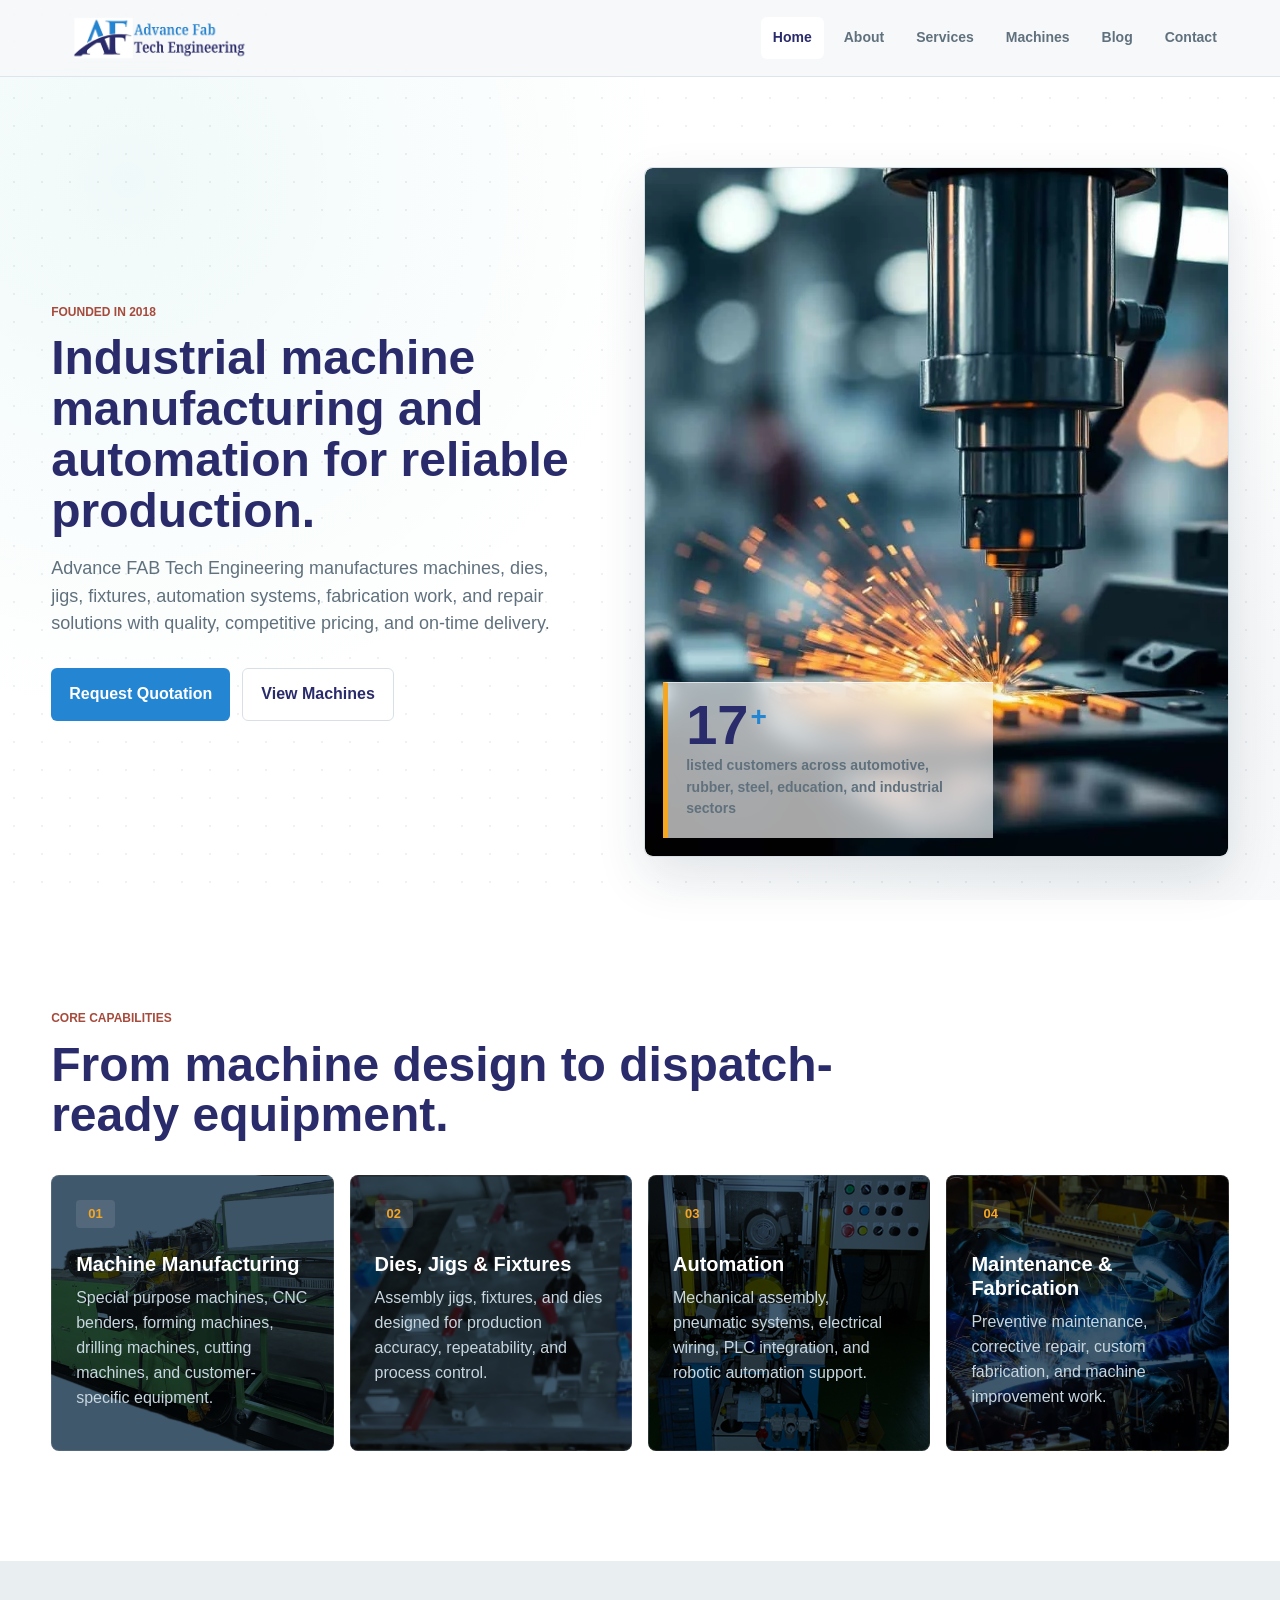
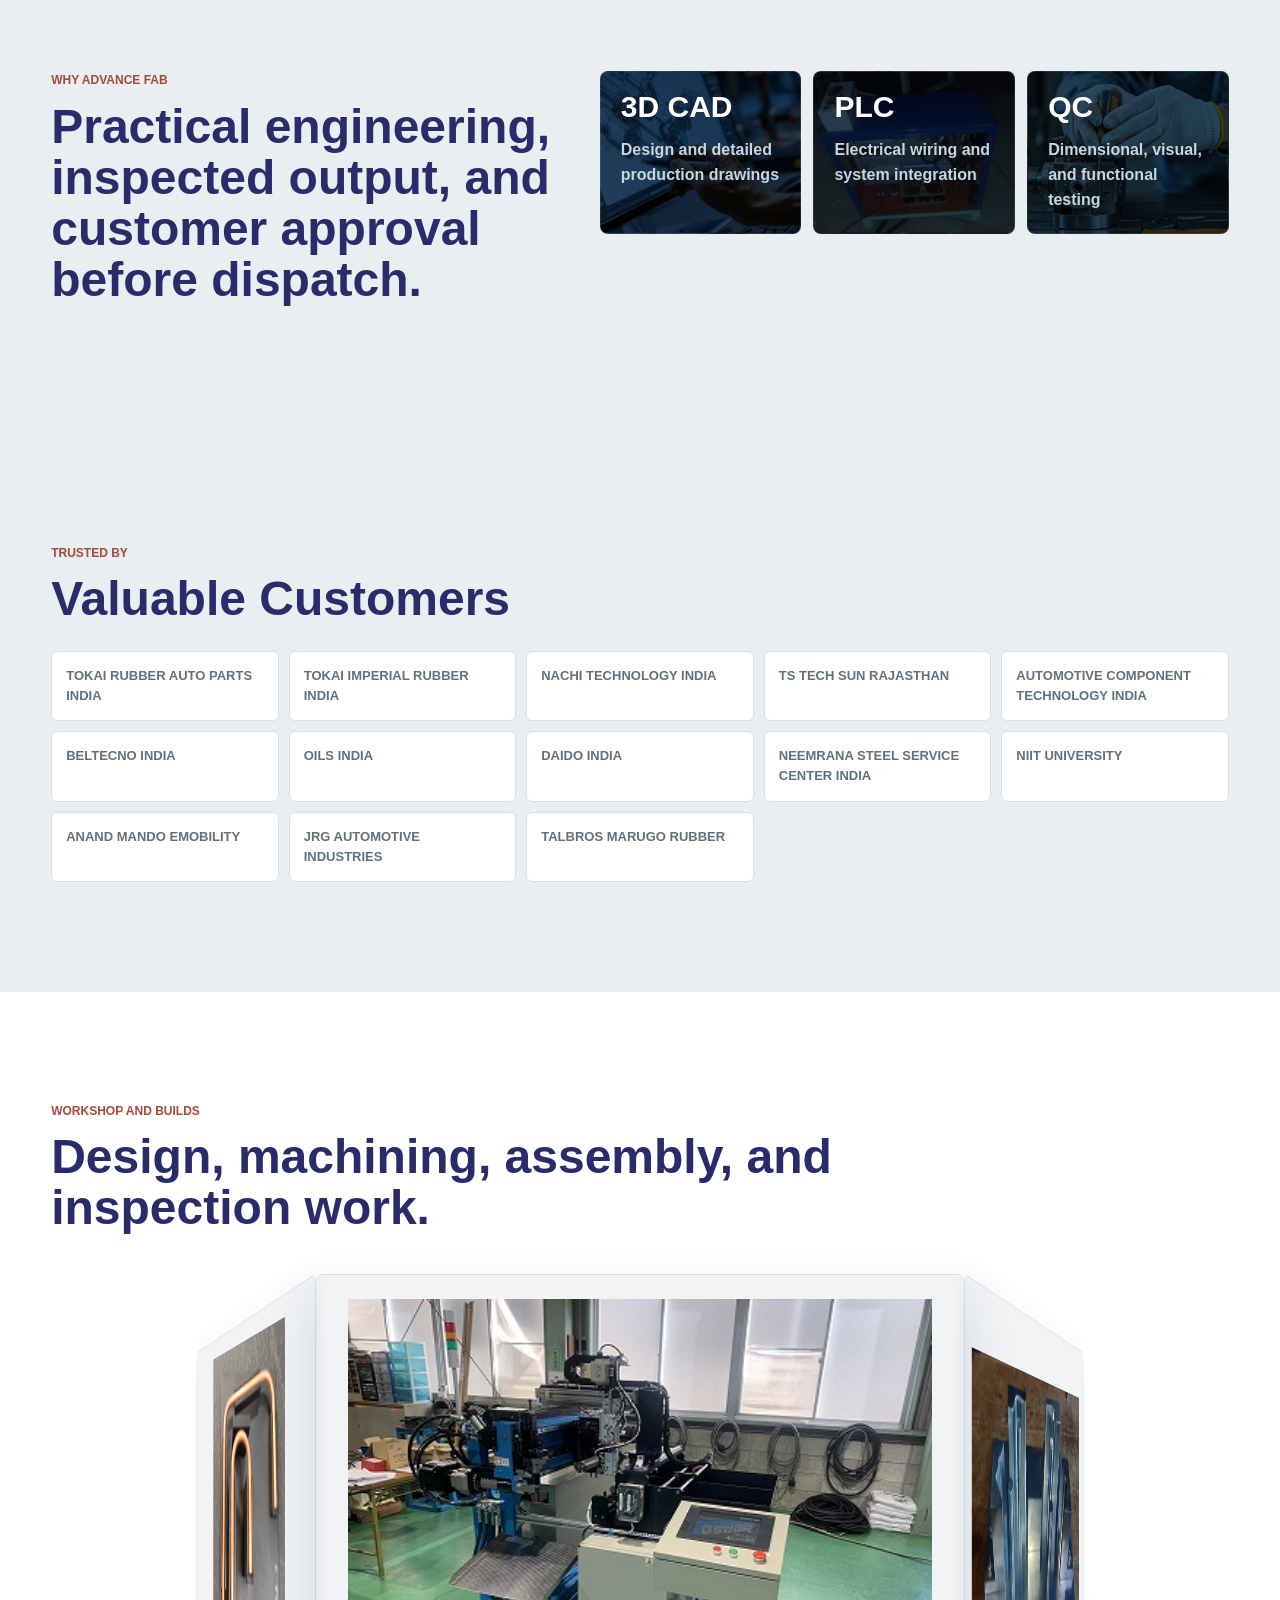
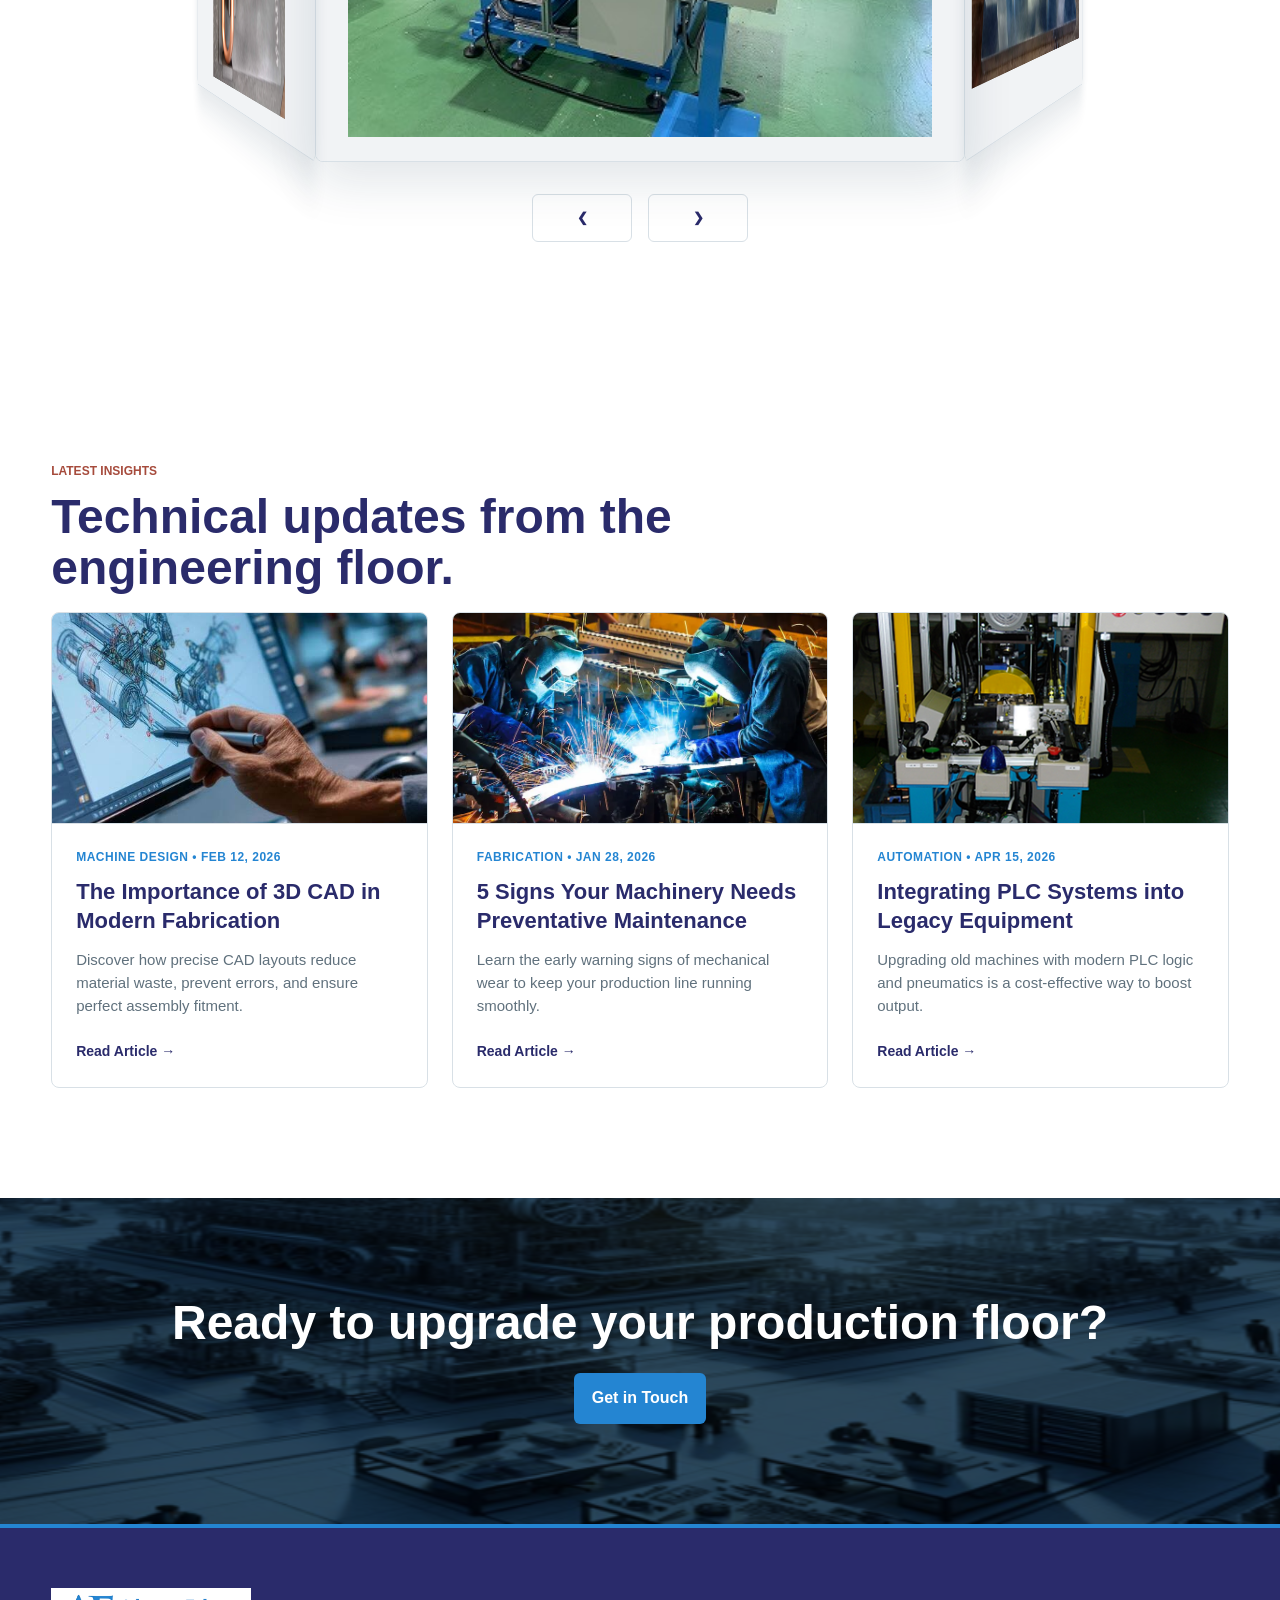
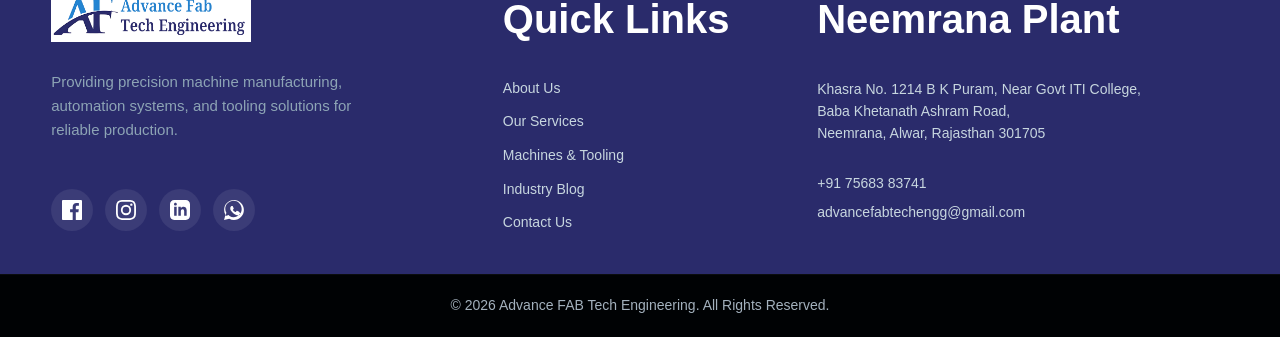
<file: index.html>
<!doctype html>
<html lang="en">
  <head>
    <meta charset="utf-8" />
    <meta name="viewport" content="width=device-width, initial-scale=1" />
    <title>Advance FAB Tech Engineering | Home</title>
    <meta name="description" content="Advance FAB Tech Engineering designs and manufactures machines, tooling, automation systems, fabrication work, and maintenance solutions." />
    <meta property="og:title" content="Advance FAB Tech Engineering" />
    <meta property="og:description" content="Advance FAB Tech Engineering designs and manufactures machines, tooling, automation systems, fabrication work, and maintenance solutions." />
    <meta property="og:type" content="website" />
    <meta property="og:url" content="https://www.yourdomain.com/" />
    <meta property="og:image" content="https://www.yourdomain.com/assets/logo2.png" />
    <meta property="og:site_name" content="Advance FAB Tech Engineering" />
    <link rel="stylesheet" href="styles.css" />
  </head>
  <body>
    <header class="site-header">
      <a class="brand" href="index.html" aria-label="Advance FAB Tech Engineering home">
        <img src="assets/logo2.png" alt="Advance FAB Tech Engineering" />
      </a>
      <button class="menu-toggle" type="button" aria-expanded="false" aria-controls="site-nav"><span></span><span></span><span></span></button>
      <nav class="site-nav" id="site-nav">
        <a class="active" href="index.html">Home</a>
        <a href="about.html">About</a>
        <a href="services.html">Services</a>
        <a href="projects.html">Machines</a>
        <a href="blog.html">Blog</a>
        <a href="contact.html">Contact</a>
      </nav>
    </header>

    <main>
      <section class="hero">
        <div class="hero-copy">
          <p class="eyebrow hero-animate-1">Founded in 2018</p>
          <h2 class="hero-animate-2">Industrial machine manufacturing and automation for reliable production.</h2>
          <p class="hero-animate-3">
            Advance FAB Tech Engineering manufactures machines, dies, jigs, fixtures, automation systems, fabrication work, and repair solutions with quality, competitive pricing, and on-time delivery.
          </p>
          <div class="hero-actions hero-animate-4">
            <a class="button primary" href="contact.html">Request Quotation</a>
            <a class="button secondary" href="projects.html">View Machines</a>
          </div>
        </div>
        <div class="hero-visual hero-animate-5">
          <div class="hero-image-wrapper">
            <img src="assets/machine.webp" alt="Modern manufacturing floor" />
          </div>
          <div class="hero-metric">
            <strong class="metric-number">
              <span class="count-up" data-target="17">0</span>
              <span class="plus-symbol">+</span>
            </strong>
            <span>listed customers across automotive, rubber, steel, education, and industrial sectors</span>
          </div>
        </div>
      </section>

      <section id="core-capabilities" class="section">
        <div class="section-heading">
          <p class="eyebrow">Core capabilities</p>
          <h2>From machine design to dispatch-ready equipment.</h2>
        </div>
        <div class="service-grid">
          
          <article class="service-card" style="background-image: url('assets/cnc-bender.png');">
            <span>01</span>
            <h3>Machine Manufacturing</h3>
            <p>Special purpose machines, CNC benders, forming machines, drilling machines, cutting machines, and customer-specific equipment.</p>
          </article>
          
          <article class="service-card" style="background-image: url('assets/jig-fixture.png');">
            <span>02</span>
            <h3>Dies, Jigs & Fixtures</h3>
            <p>Assembly jigs, fixtures, and dies designed for production accuracy, repeatability, and process control.</p>
          </article>
          
          <article class="service-card" style="background-image: url('assets/automation-machine.png');">
            <span>03</span>
            <h3>Automation</h3>
            <p>Mechanical assembly, pneumatic systems, electrical wiring, PLC integration, and robotic automation support.</p>
          </article>
          
          <article class="service-card" style="background-image: url('assets/welding-work.webp');">
            <span>04</span>
            <h3>Maintenance & Fabrication</h3>
            <p>Preventive maintenance, corrective repair, custom fabrication, and machine improvement work.</p>
          </article>
          
        </div>
      </section>

      <section class="feature-strip section">
        <div>
          <p class="eyebrow">Why Advance FAB</p>
          <h2>Practical engineering, inspected output, and customer approval before dispatch.</h2>
        </div>
        <div class="stats-grid">
          
          <div style="background-image: url('assets/machine-cad-layout.png');">
            <strong>3D CAD</strong>
            <span>Design and detailed production drawings</span>
          </div>
          
          <div style="background-image: url('assets/control-panel.png');">
            <strong>PLC</strong>
            <span>Electrical wiring and system integration</span>
          </div>
          
          <div style="background-image: url('assets/precision-assembly.png');">
            <strong>QC</strong>
            <span>Dimensional, visual, and functional testing</span>
          </div> 
        </div>
      </section>

      <section class="customers section">
        <div class="section-heading">
          <p class="eyebrow">Trusted By</p>
          <h2>Valuable Customers</h2>
        </div>
        <div class="customer-marquee">
          <span>TOKAI RUBBER AUTO PARTS INDIA</span>
          <span>TOKAI IMPERIAL RUBBER INDIA</span>
          <span>NACHI TECHNOLOGY INDIA</span>
          <span>TS TECH SUN RAJASTHAN</span>
          <span>AUTOMOTIVE COMPONENT TECHNOLOGY INDIA</span>
          <span>BELTECNO INDIA</span>
          <span>OILS INDIA</span>
          <span>DAIDO INDIA</span>
          <span>NEEMRANA STEEL SERVICE CENTER INDIA</span>
          <span>NIIT UNIVERSITY</span>
          <span>ANAND MANDO EMOBILITY</span>
          <span>JRG AUTOMOTIVE INDUSTRIES</span>
          <span>TALBROS MARUGO RUBBER</span>
        </div>
      </section>

      <section class="section image-showcase">
        <div class="section-heading">
          <p class="eyebrow">Workshop and builds</p>
          <h2>Design, machining, assembly, and inspection work.</h2>
        </div>
        
        <div class="scene">
          <div class="machine-tooltip"></div>
          <div class="carousel">
            <div class="carousel__cell"><img src="assets/formed-pipe.png" alt="Forming Tool" /></div>
            <div class="carousel__cell"><img src="assets/shop-machine.png" alt="Special Purpose Machine" /></div>
            <div class="carousel__cell"><img src="assets/Fixture.png" alt="Fixture" /></div>
            <div class="carousel__cell"><img src="assets/Dies.png" alt="Dies" /></div>
            <div class="carousel__cell"><img src="assets/Jigs.png" alt="Jigs" /></div>
            <div class="carousel__cell"><img src="assets/cutting-machine.png" alt="Cutter machine" /></div>
          </div>
        </div>
        <div class="carousel-controls">
          <button class="button secondary prev-btn" type="button">❮ </button>
          <button class="button secondary next-btn" type="button"> ❯</button>
        </div>
      </section>

      <section class="section">
        <div class="section-heading">
          <p class="eyebrow">Latest Insights</p>
          <h2>Technical updates from the engineering floor.</h2>
        </div>
        <div class="blog-grid">
          <article class="blog-card">
            <img src="assets/machine-cad-layout.png" alt="CAD Design">
            <div class="blog-content">
              <span class="blog-meta">Machine Design • Feb 12, 2026</span>
              <h3>The Importance of 3D CAD in Modern Fabrication</h3>
              <p>Discover how precise CAD layouts reduce material waste, prevent errors, and ensure perfect assembly fitment.</p>
              <a href="blog.html" class="read-more">Read Article &rarr;</a>
            </div>
          </article>
          <article class="blog-card">
            <img src="assets/welding-work.webp" alt="Maintenance">
            <div class="blog-content">
              <span class="blog-meta">Fabrication • Jan 28, 2026</span>
              <h3>5 Signs Your Machinery Needs Preventative Maintenance</h3>
              <p>Learn the early warning signs of mechanical wear to keep your production line running smoothly.</p>
              <a href="blog.html" class="read-more">Read Article &rarr;</a>
            </div>
          </article>
          <article class="blog-card">
            <img src="assets/automation-machine.png" alt="Automation integration">
            <div class="blog-content">
              <span class="blog-meta">Automation • Apr 15, 2026</span>
              <h3>Integrating PLC Systems into Legacy Equipment</h3>
              <p>Upgrading old machines with modern PLC logic and pneumatics is a cost-effective way to boost output.</p>
              <a href="blog.html" class="read-more">Read Article &rarr;</a>
            </div>
          </article>
        </div>
      </section>

      <section class="image-with-text" style="background-image: url('assets/factory.png');">
        <h2>Ready to upgrade your production floor?</h2>
        <div style="margin-top: 24px;">
          <a class="button primary" href="contact.html">Get in Touch</a>
        </div>
      </section>
    </main>

    <footer class="site-footer rich-footer">
      <div class="footer-brand">
        <img src="assets/logo.png" alt="Advance FAB Tech Engineering" class="footer-logo" />
        <p>Providing precision machine manufacturing, automation systems, and tooling solutions for reliable production.</p>
      <div class="floating-socials">
      <a href="https://facebook.com/yourpage" class="social-btn facebook" aria-label="Facebook" target="_blank" rel="noopener">
        <svg viewBox="0 0 24 24"><path d="M22.675 0h-21.35c-.732 0-1.325.593-1.325 1.325v21.351c0 .731.593 1.324 1.325 1.324h11.495v-9.294h-3.128v-3.622h3.128v-2.671c0-3.1 1.893-4.788 4.659-4.788 1.325 0 2.463.099 2.795.143v3.24l-1.918.001c-1.504 0-1.795.715-1.795 1.763v2.313h3.587l-.467 3.622h-3.12v9.293h6.116c.73 0 1.323-.593 1.323-1.325v-21.35c0-.732-.593-1.325-1.325-1.325z"/></svg>
      </a>
      <a href="https://www.instagram.com/advancefabtechengineering?igsh=YjF6MGFyemhpY3c2" class="social-btn instagram" aria-label="Instagram" target="_blank" rel="noopener">
        <svg viewBox="0 0 24 24"><path d="M12 2.163c3.204 0 3.584.012 4.85.07 3.252.148 4.771 1.691 4.919 4.919.058 1.265.069 1.645.069 4.849 0 3.205-.012 3.584-.069 4.849-.149 3.225-1.664 4.771-4.919 4.919-1.266.058-1.644.07-4.85.07-3.204 0-3.584-.012-4.849-.07-3.26-.149-4.771-1.699-4.919-4.92-.058-1.265-.07-1.644-.07-4.849 0-3.204.013-3.583.07-4.849.149-3.227 1.664-4.771 4.919-4.919 1.266-.057 1.645-.069 4.849-.069zM12 0C8.741 0 8.333.014 7.053.072 2.695.272.273 2.69.073 7.052.014 8.333 0 8.741 0 12c0 3.259.014 3.668.072 4.948.2 4.358 2.618 6.78 6.98 6.98C8.333 23.986 8.741 24 12 24c3.259 0 3.668-.014 4.948-.072 4.354-.2 6.782-2.618 6.979-6.98.059-1.28.073-1.689.073-4.948 0-3.259-.014-3.667-.072-4.947-.196-4.354-2.617-6.78-6.979-6.98C15.668.014 15.259 0 12 0zm0 5.838a6.162 6.162 0 100 12.324 6.162 6.162 0 000-12.324zM12 16a4 4 0 110-8 4 4 0 010 8zm6.406-11.845a1.44 1.44 0 100 2.881 1.44 1.44 0 000-2.881z"/></svg>
      </a>
      <a href="https://linkedin.com/company/yourpage" class="social-btn linkedin" aria-label="LinkedIn" target="_blank" rel="noopener">
        <svg viewBox="0 0 24 24"><path d="M19 0h-14c-2.761 0-5 2.239-5 5v14c0 2.761 2.239 5 5 5h14c2.762 0 5-2.239 5-5v-14c0-2.761-2.238-5-5-5zm-11 19h-3v-11h3v11zm-1.5-12.268c-.966 0-1.75-.79-1.75-1.764s.784-1.764 1.75-1.764 1.75.79 1.75 1.764-.783 1.764-1.75 1.764zm13.5 12.268h-3v-5.604c0-3.368-4-3.113-4 0v5.604h-3v-11h3v1.765c1.396-2.586 7-2.777 7 2.476v6.759z"/></svg>
      </a>
      <a href="https://wa.me/917568383741" class="social-btn whatsapp" aria-label="Chat on WhatsApp" target="_blank" rel="noopener">
        <svg viewBox="0 0 24 24"><path d="M.057 24l1.687-6.163c-1.041-1.804-1.588-3.849-1.587-5.946C.06 5.348 5.397.01 11.966.01c3.179.001 6.17 1.24 8.419 3.496 2.248 2.256 3.484 5.252 3.483 8.435-.005 6.617-5.342 11.955-11.91 11.955-2.005-.001-3.973-.505-5.717-1.46L0 24zm6.59-4.846c1.6.95 3.188 1.449 4.725 1.451 5.423.003 9.833-4.406 9.836-9.831.001-2.628-1.02-5.1-2.876-6.957C16.478 1.96 14.015.939 11.39.939c-5.427 0-9.84 4.411-9.843 9.837-.001 1.638.441 3.238 1.282 4.665l-.994 3.633 3.73-.978zm11.233-5.234c-.31-.155-1.833-.904-2.112-1.005-.28-.102-.483-.153-.686.155-.203.305-.785 1.005-.962 1.208-.177.203-.355.228-.665.073-1.127-.565-1.928-1.008-2.69-2.314-.3-.515.3-.478.859-1.595.093-.186.046-.349-.023-.504-.069-.155-.686-1.65-.94-2.26-.247-.594-.499-.514-.686-.523-.178-.009-.381-.01-.584-.01-.203 0-.534.076-.814.381-.28.305-1.067 1.042-1.067 2.541s1.092 2.947 1.244 3.152c.153.204 2.149 3.282 5.207 4.6 1.713.738 2.434.82 3.3.693.529-.078 1.833-.749 2.088-1.473.254-.724.254-1.346.178-1.473-.076-.127-.28-.203-.59-.359z"/></svg>
      </a>
    </div>
      </div>
      
      <div class="footer-links">
        <strong>Quick Links</strong>
        <nav>
          <a href="about.html">About Us</a>
          <a href="services.html">Our Services</a>
          <a href="projects.html">Machines & Tooling</a>
          <a href="blog.html">Industry Blog</a>
          <a href="contact.html">Contact Us</a>
        </nav>
      </div>

      <div class="footer-contact">
        <strong>Neemrana Plant</strong>
        <span>Khasra No. 1214 B K Puram, Near Govt ITI College,<br>Baba Khetanath Ashram Road,<br>Neemrana, Alwar, Rajasthan 301705</span>
        <div class="contact-details">
          <a href="tel:+917568383741">+91 75683 83741</a>
          <a href="mailto:advancefabtechengg@gmail.com">advancefabtechengg@gmail.com</a>
        </div>
      </div>
    </footer>
    
    <div class="footer-bottom">
      <p>&copy; 2026 Advance FAB Tech Engineering. All Rights Reserved.</p>
    </div>
    
    <script src="script.js"></script>
  </body>
</html>
</file>
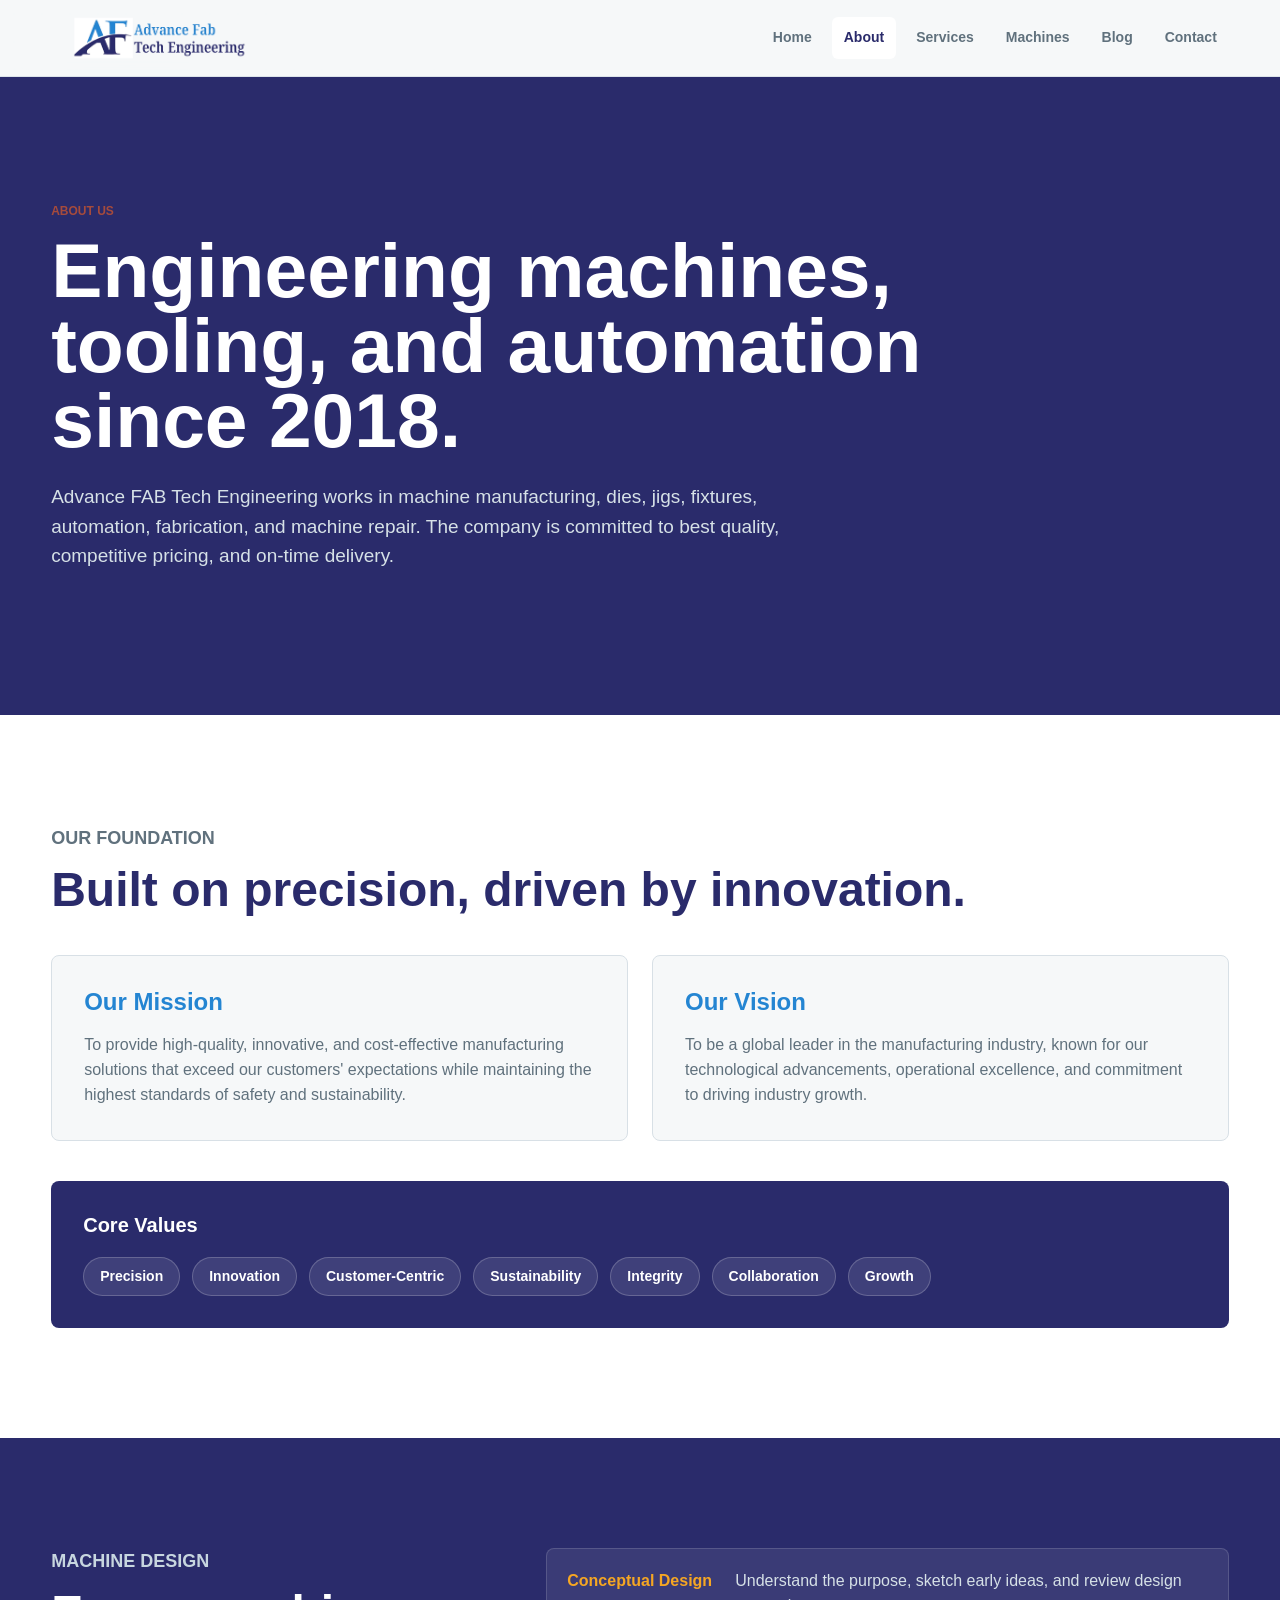
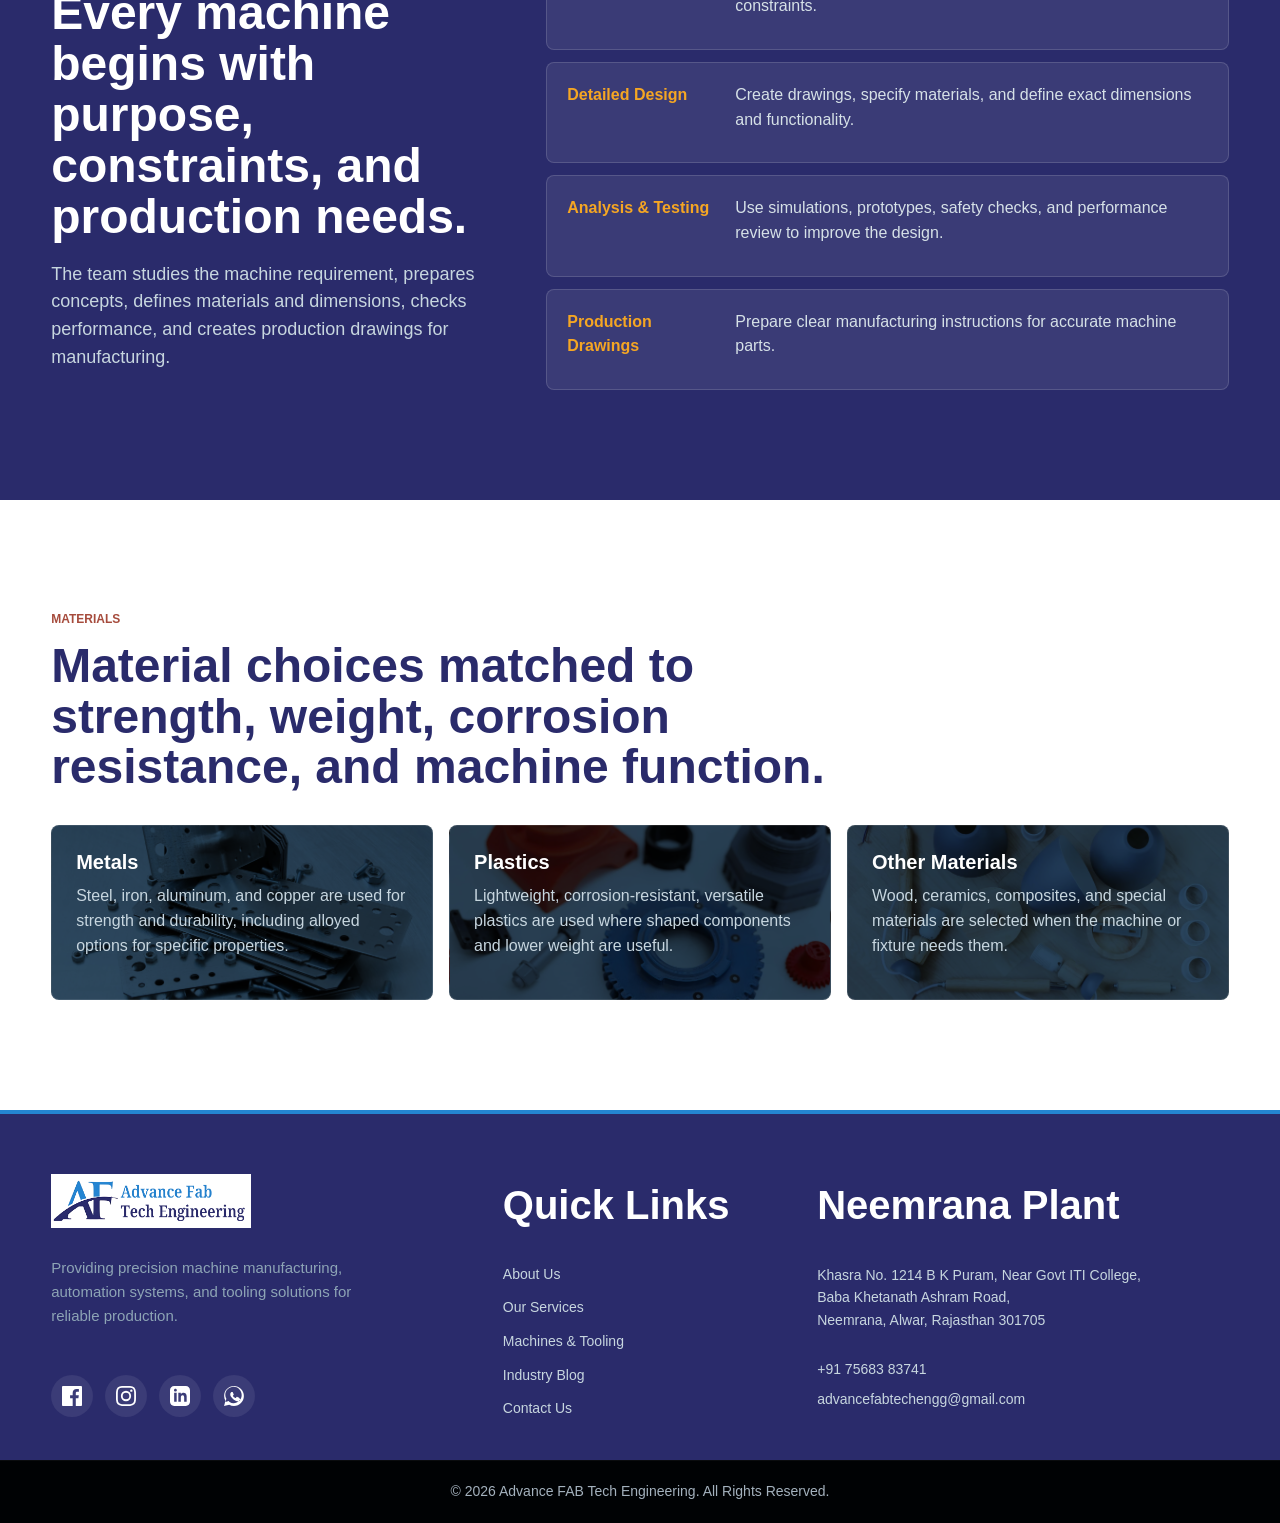
<file: about.html>
<!doctype html>
<html lang="en">
  <head>
    <meta charset="utf-8" />
    <meta name="viewport" content="width=device-width, initial-scale=1" />
    <title>Advance FAB Tech Engineering | About</title>
    <meta name="description" content="Learn about Advance FAB Tech Engineering's machine design, engineering process, materials, and manufacturing approach." />
    <meta property="og:title" content="Advance FAB Tech Engineering" />
    <meta property="og:description" content="Advance FAB Tech Engineering designs and manufactures machines, tooling, automation systems, fabrication work, and maintenance solutions." />
    <meta property="og:type" content="website" />
    <meta property="og:url" content="https://www.yourdomain.com/" />
    <meta property="og:image" content="https://www.yourdomain.com/assets/logo2.png" />
    <meta property="og:site_name" content="Advance FAB Tech Engineering" />
    <link rel="stylesheet" href="styles.css" />
  </head>
  <body>
    <header class="site-header">
      <a class="brand" href="index.html" aria-label="Advance FAB Tech Engineering home"><img src="assets/logo2.png" alt="Advance FAB Tech Engineering" /></a>
      <button class="menu-toggle" type="button" aria-expanded="false" aria-controls="site-nav"><span></span><span></span><span></span></button>
      <nav class="site-nav" id="site-nav">
        <a href="index.html">Home</a>
        <a class="active" href="about.html">About</a>
        <a href="services.html">Services</a>
        <a href="projects.html">Machines</a>
        <a href="blog.html">Blog</a>
        <a href="contact.html">Contact</a>
      </nav>
    </header>

    <main>
      <section class="page-hero">
        <p class="eyebrow">About us</p>
        <h1>Engineering machines, tooling, and automation since 2018.</h1>
        <p>Advance FAB Tech Engineering works in machine manufacturing, dies, jigs, fixtures, automation, fabrication, and machine repair. The company is committed to best quality, competitive pricing, and on-time delivery.</p>
      </section>

      <section class="section values-section">
        <div class="split-copy">
          <p class="eyebrow">Our Foundation</p>
          <h2>Built on precision, driven by innovation.</h2>
        </div>
        <div class="mission-vision-grid">
          <article class="mv-card">
            <h3>Our Mission</h3>
            <p>To provide high-quality, innovative, and cost-effective manufacturing solutions that exceed our customers' expectations while maintaining the highest standards of safety and sustainability.</p>
          </article>
          <article class="mv-card">
            <h3>Our Vision</h3>
            <p>To be a global leader in the manufacturing industry, known for our technological advancements, operational excellence, and commitment to driving industry growth.</p>
          </article>
        </div>
        
        <div class="core-values">
          <h3>Core Values</h3>
          <div class="value-tags">
            <span>Precision</span>
            <span>Innovation</span>
            <span>Customer-Centric</span>
            <span>Sustainability</span>
            <span>Integrity</span>
            <span>Collaboration</span>
            <span>Growth</span>
          </div>
        </div>
      </section>

      <section class="engineering section">
        <div class="split-copy">
          <p class="eyebrow">Machine design</p>
          <h2>Every machine begins with purpose, constraints, and production needs.</h2>
          <p>The team studies the machine requirement, prepares concepts, defines materials and dimensions, checks performance, and creates production drawings for manufacturing.</p>
        </div>
        <div class="timeline">
          <div><strong>Conceptual Design</strong><span>Understand the purpose, sketch early ideas, and review design constraints.</span></div>
          <div><strong>Detailed Design</strong><span>Create drawings, specify materials, and define exact dimensions and functionality.</span></div>
          <div><strong>Analysis & Testing</strong><span>Use simulations, prototypes, safety checks, and performance review to improve the design.</span></div>
          <div><strong>Production Drawings</strong><span>Prepare clear manufacturing instructions for accurate machine parts.</span></div>
        </div>
      </section>

      <section class="section">
        <div class="section-heading">
          <p class="eyebrow">Materials</p>
          <h2>Material choices matched to strength, weight, corrosion resistance, and machine function.</h2>
        </div>
        <div class="material-grid">
          
          <article style="background-image: url('assets/metals.webp');">
            <h3>Metals</h3>
            <p>Steel, iron, aluminum, and copper are used for strength and durability, including alloyed options for specific properties.</p>
          </article>
          
          <article style="background-image: url('assets/plastics.webp');">
            <h3>Plastics</h3>
            <p>Lightweight, corrosion-resistant, versatile plastics are used where shaped components and lower weight are useful.</p>
          </article>
          
          <article style="background-image: url('assets/other-materials.webp');">
            <h3>Other Materials</h3>
            <p>Wood, ceramics, composites, and special materials are selected when the machine or fixture needs them.</p>
          </article>
          
        </div>
      </section>
    </main>

    <footer class="site-footer rich-footer">
      <div class="footer-brand">
        <img src="assets/logo.png" alt="Advance FAB Tech Engineering" class="footer-logo" />
        <p>Providing precision machine manufacturing, automation systems, and tooling solutions for reliable production.</p>
        <div class="floating-socials">
      <a href="https://facebook.com/yourpage" class="social-btn facebook" aria-label="Facebook" target="_blank" rel="noopener">
        <svg viewBox="0 0 24 24"><path d="M22.675 0h-21.35c-.732 0-1.325.593-1.325 1.325v21.351c0 .731.593 1.324 1.325 1.324h11.495v-9.294h-3.128v-3.622h3.128v-2.671c0-3.1 1.893-4.788 4.659-4.788 1.325 0 2.463.099 2.795.143v3.24l-1.918.001c-1.504 0-1.795.715-1.795 1.763v2.313h3.587l-.467 3.622h-3.12v9.293h6.116c.73 0 1.323-.593 1.323-1.325v-21.35c0-.732-.593-1.325-1.325-1.325z"/></svg>
      </a>
      <a href="https://www.instagram.com/advancefabtechengineering?igsh=YjF6MGFyemhpY3c2" class="social-btn instagram" aria-label="Instagram" target="_blank" rel="noopener">
        <svg viewBox="0 0 24 24"><path d="M12 2.163c3.204 0 3.584.012 4.85.07 3.252.148 4.771 1.691 4.919 4.919.058 1.265.069 1.645.069 4.849 0 3.205-.012 3.584-.069 4.849-.149 3.225-1.664 4.771-4.919 4.919-1.266.058-1.644.07-4.85.07-3.204 0-3.584-.012-4.849-.07-3.26-.149-4.771-1.699-4.919-4.92-.058-1.265-.07-1.644-.07-4.849 0-3.204.013-3.583.07-4.849.149-3.227 1.664-4.771 4.919-4.919 1.266-.057 1.645-.069 4.849-.069zM12 0C8.741 0 8.333.014 7.053.072 2.695.272.273 2.69.073 7.052.014 8.333 0 8.741 0 12c0 3.259.014 3.668.072 4.948.2 4.358 2.618 6.78 6.98 6.98C8.333 23.986 8.741 24 12 24c3.259 0 3.668-.014 4.948-.072 4.354-.2 6.782-2.618 6.979-6.98.059-1.28.073-1.689.073-4.948 0-3.259-.014-3.667-.072-4.947-.196-4.354-2.617-6.78-6.979-6.98C15.668.014 15.259 0 12 0zm0 5.838a6.162 6.162 0 100 12.324 6.162 6.162 0 000-12.324zM12 16a4 4 0 110-8 4 4 0 010 8zm6.406-11.845a1.44 1.44 0 100 2.881 1.44 1.44 0 000-2.881z"/></svg>
      </a>
      <a href="https://linkedin.com/company/yourpage" class="social-btn linkedin" aria-label="LinkedIn" target="_blank" rel="noopener">
        <svg viewBox="0 0 24 24"><path d="M19 0h-14c-2.761 0-5 2.239-5 5v14c0 2.761 2.239 5 5 5h14c2.762 0 5-2.239 5-5v-14c0-2.761-2.238-5-5-5zm-11 19h-3v-11h3v11zm-1.5-12.268c-.966 0-1.75-.79-1.75-1.764s.784-1.764 1.75-1.764 1.75.79 1.75 1.764-.783 1.764-1.75 1.764zm13.5 12.268h-3v-5.604c0-3.368-4-3.113-4 0v5.604h-3v-11h3v1.765c1.396-2.586 7-2.777 7 2.476v6.759z"/></svg>
      </a>
      <a href="https://wa.me/917568383741" class="social-btn whatsapp" aria-label="Chat on WhatsApp" target="_blank" rel="noopener">
        <svg viewBox="0 0 24 24"><path d="M.057 24l1.687-6.163c-1.041-1.804-1.588-3.849-1.587-5.946C.06 5.348 5.397.01 11.966.01c3.179.001 6.17 1.24 8.419 3.496 2.248 2.256 3.484 5.252 3.483 8.435-.005 6.617-5.342 11.955-11.91 11.955-2.005-.001-3.973-.505-5.717-1.46L0 24zm6.59-4.846c1.6.95 3.188 1.449 4.725 1.451 5.423.003 9.833-4.406 9.836-9.831.001-2.628-1.02-5.1-2.876-6.957C16.478 1.96 14.015.939 11.39.939c-5.427 0-9.84 4.411-9.843 9.837-.001 1.638.441 3.238 1.282 4.665l-.994 3.633 3.73-.978zm11.233-5.234c-.31-.155-1.833-.904-2.112-1.005-.28-.102-.483-.153-.686.155-.203.305-.785 1.005-.962 1.208-.177.203-.355.228-.665.073-1.127-.565-1.928-1.008-2.69-2.314-.3-.515.3-.478.859-1.595.093-.186.046-.349-.023-.504-.069-.155-.686-1.65-.94-2.26-.247-.594-.499-.514-.686-.523-.178-.009-.381-.01-.584-.01-.203 0-.534.076-.814.381-.28.305-1.067 1.042-1.067 2.541s1.092 2.947 1.244 3.152c.153.204 2.149 3.282 5.207 4.6 1.713.738 2.434.82 3.3.693.529-.078 1.833-.749 2.088-1.473.254-.724.254-1.346.178-1.473-.076-.127-.28-.203-.59-.359z"/></svg>
      </a>
    </div>
      </div>
      
      <div class="footer-links">
        <strong>Quick Links</strong>
        <nav>
          <a href="about.html">About Us</a>
          <a href="services.html">Our Services</a>
          <a href="projects.html">Machines & Tooling</a>
          <a href="blog.html">Industry Blog</a>
          <a href="contact.html">Contact Us</a>
        </nav>
      </div>

      <div class="footer-contact">
        <strong>Neemrana Plant</strong>
        <span>Khasra No. 1214 B K Puram, Near Govt ITI College,<br>Baba Khetanath Ashram Road,<br>Neemrana, Alwar, Rajasthan 301705</span>
        <div class="contact-details">
          <a href="tel:+917568383741">+91 75683 83741</a>
          <a href="mailto:advancefabtechengg@gmail.com">advancefabtechengg@gmail.com</a>
        </div>
      </div>
    </footer>
    
    <div class="footer-bottom">
      <p>&copy; 2026 Advance FAB Tech Engineering. All Rights Reserved.</p>
    </div>
    
    <script src="script.js"></script>
  </body>
</html>
</file>
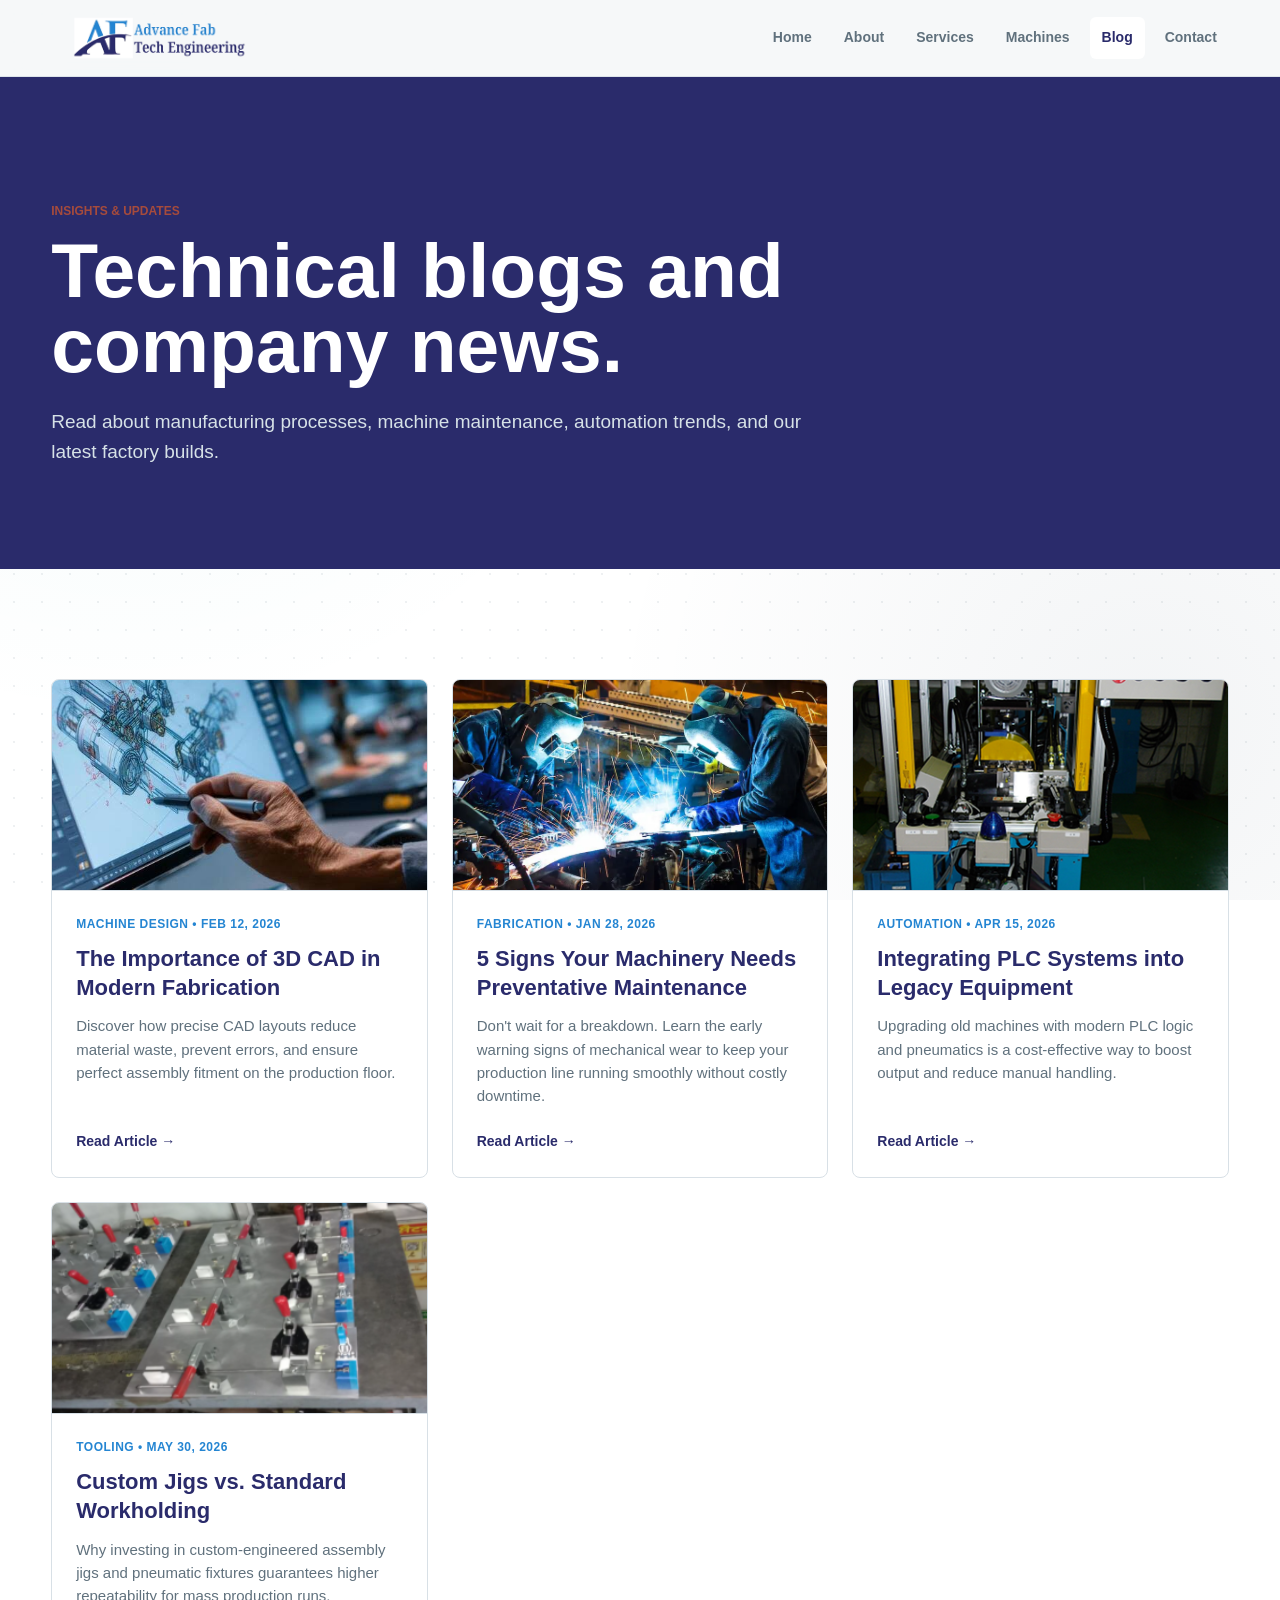
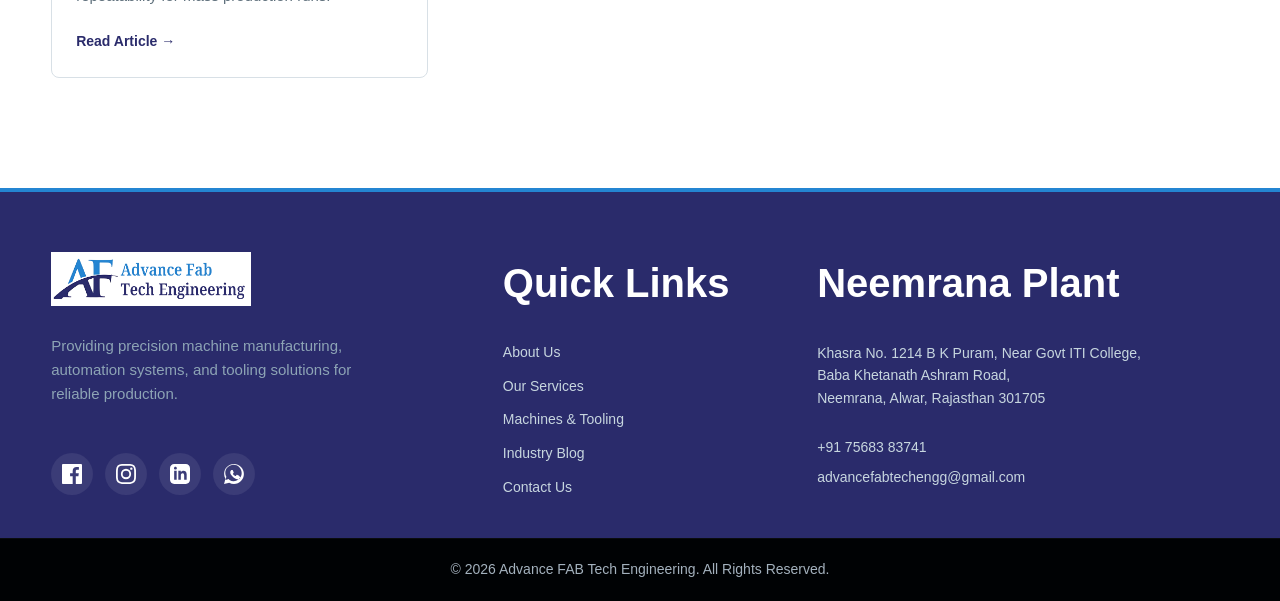
<file: blog.html>
<!doctype html>
<html lang="en">
  <head>
    <meta charset="utf-8" />
    <meta name="viewport" content="width=device-width, initial-scale=1" />
    <title>Advance FAB Tech Engineering | Blog</title>
    <meta name="description" content="Read technical articles, company updates, and manufacturing insights from Advance FAB Tech Engineering." />
    <meta property="og:title" content="Advance FAB Tech Engineering" />
    <meta property="og:description" content="Advance FAB Tech Engineering designs and manufactures machines, tooling, automation systems, fabrication work, and maintenance solutions." />
    <meta property="og:type" content="website" />
    <meta property="og:url" content="https://www.yourdomain.com/" />
    <meta property="og:image" content="https://www.yourdomain.com/assets/logo2.png" />
    <meta property="og:site_name" content="Advance FAB Tech Engineering" />
    <link rel="stylesheet" href="styles.css" />
  </head>
  <body>
    <header class="site-header">
      <a class="brand" href="index.html" aria-label="Advance FAB Tech Engineering home"><img src="assets/logo2.png" alt="Advance FAB Tech Engineering" /></a>
      <button class="menu-toggle" type="button" aria-expanded="false" aria-controls="site-nav"><span></span><span></span><span></span></button>
      <nav class="site-nav" id="site-nav">
        <a href="index.html">Home</a>
        <a href="about.html">About</a>
        <a href="services.html">Services</a>
        <a href="projects.html">Machines</a>
        <a class="active" href="blog.html">Blog</a>
        <a href="contact.html">Contact</a>
      </nav>
    </header>

    <main>
      <section class="page-hero compact">
        <p class="eyebrow">Insights & Updates</p>
        <h1>Technical blogs and company news.</h1>
        <p>Read about manufacturing processes, machine maintenance, automation trends, and our latest factory builds.</p>
      </section>

      <section class="section">
        <div class="blog-grid">
          
          <article class="blog-card">
            <img src="assets/machine-cad-layout.png" alt="CAD Design">
            <div class="blog-content">
              <span class="blog-meta">Machine Design • Feb 12, 2026</span>
              <h3>The Importance of 3D CAD in Modern Fabrication</h3>
              <p>Discover how precise CAD layouts reduce material waste, prevent errors, and ensure perfect assembly fitment on the production floor.</p>
              <a href="#" class="read-more">Read Article &rarr;</a>
            </div>
          </article>

          <article class="blog-card">
            <img src="assets/welding-work.webp" alt="Maintenance">
            <div class="blog-content">
              <span class="blog-meta">Fabrication • Jan 28, 2026</span>
              <h3>5 Signs Your Machinery Needs Preventative Maintenance</h3>
              <p>Don't wait for a breakdown. Learn the early warning signs of mechanical wear to keep your production line running smoothly without costly downtime.</p>
              <a href="#" class="read-more">Read Article &rarr;</a>
            </div>
          </article>

          <article class="blog-card">
            <img src="assets/automation-machine.png" alt="Automation integration">
            <div class="blog-content">
              <span class="blog-meta">Automation • Apr 15, 2026</span>
              <h3>Integrating PLC Systems into Legacy Equipment</h3>
              <p>Upgrading old machines with modern PLC logic and pneumatics is a cost-effective way to boost output and reduce manual handling.</p>
              <a href="#" class="read-more">Read Article &rarr;</a>
            </div>
          </article>

          <article class="blog-card">
            <img src="assets/jig-fixture.png" alt="Custom Fixtures">
            <div class="blog-content">
              <span class="blog-meta">Tooling • May 30, 2026</span>
              <h3>Custom Jigs vs. Standard Workholding</h3>
              <p>Why investing in custom-engineered assembly jigs and pneumatic fixtures guarantees higher repeatability for mass production runs.</p>
              <a href="#" class="read-more">Read Article &rarr;</a>
            </div>
          </article>

        </div>
      </section>
    </main>

  <footer class="site-footer rich-footer">
      <div class="footer-brand">
        <img src="assets/logo.png" alt="Advance FAB Tech Engineering" class="footer-logo" />
        <p>Providing precision machine manufacturing, automation systems, and tooling solutions for reliable production.</p>
        <div class="floating-socials">
      <a href="https://facebook.com/yourpage" class="social-btn facebook" aria-label="Facebook" target="_blank" rel="noopener">
        <svg viewBox="0 0 24 24"><path d="M22.675 0h-21.35c-.732 0-1.325.593-1.325 1.325v21.351c0 .731.593 1.324 1.325 1.324h11.495v-9.294h-3.128v-3.622h3.128v-2.671c0-3.1 1.893-4.788 4.659-4.788 1.325 0 2.463.099 2.795.143v3.24l-1.918.001c-1.504 0-1.795.715-1.795 1.763v2.313h3.587l-.467 3.622h-3.12v9.293h6.116c.73 0 1.323-.593 1.323-1.325v-21.35c0-.732-.593-1.325-1.325-1.325z"/></svg>
      </a>
      <a href="https://www.instagram.com/advancefabtechengineering?igsh=YjF6MGFyemhpY3c2" class="social-btn instagram" aria-label="Instagram" target="_blank" rel="noopener">
        <svg viewBox="0 0 24 24"><path d="M12 2.163c3.204 0 3.584.012 4.85.07 3.252.148 4.771 1.691 4.919 4.919.058 1.265.069 1.645.069 4.849 0 3.205-.012 3.584-.069 4.849-.149 3.225-1.664 4.771-4.919 4.919-1.266.058-1.644.07-4.85.07-3.204 0-3.584-.012-4.849-.07-3.26-.149-4.771-1.699-4.919-4.92-.058-1.265-.07-1.644-.07-4.849 0-3.204.013-3.583.07-4.849.149-3.227 1.664-4.771 4.919-4.919 1.266-.057 1.645-.069 4.849-.069zM12 0C8.741 0 8.333.014 7.053.072 2.695.272.273 2.69.073 7.052.014 8.333 0 8.741 0 12c0 3.259.014 3.668.072 4.948.2 4.358 2.618 6.78 6.98 6.98C8.333 23.986 8.741 24 12 24c3.259 0 3.668-.014 4.948-.072 4.354-.2 6.782-2.618 6.979-6.98.059-1.28.073-1.689.073-4.948 0-3.259-.014-3.667-.072-4.947-.196-4.354-2.617-6.78-6.979-6.98C15.668.014 15.259 0 12 0zm0 5.838a6.162 6.162 0 100 12.324 6.162 6.162 0 000-12.324zM12 16a4 4 0 110-8 4 4 0 010 8zm6.406-11.845a1.44 1.44 0 100 2.881 1.44 1.44 0 000-2.881z"/></svg>
      </a>
      <a href="https://linkedin.com/company/yourpage" class="social-btn linkedin" aria-label="LinkedIn" target="_blank" rel="noopener">
        <svg viewBox="0 0 24 24"><path d="M19 0h-14c-2.761 0-5 2.239-5 5v14c0 2.761 2.239 5 5 5h14c2.762 0 5-2.239 5-5v-14c0-2.761-2.238-5-5-5zm-11 19h-3v-11h3v11zm-1.5-12.268c-.966 0-1.75-.79-1.75-1.764s.784-1.764 1.75-1.764 1.75.79 1.75 1.764-.783 1.764-1.75 1.764zm13.5 12.268h-3v-5.604c0-3.368-4-3.113-4 0v5.604h-3v-11h3v1.765c1.396-2.586 7-2.777 7 2.476v6.759z"/></svg>
      </a>
      <a href="https://wa.me/917568383741" class="social-btn whatsapp" aria-label="Chat on WhatsApp" target="_blank" rel="noopener">
        <svg viewBox="0 0 24 24"><path d="M.057 24l1.687-6.163c-1.041-1.804-1.588-3.849-1.587-5.946C.06 5.348 5.397.01 11.966.01c3.179.001 6.17 1.24 8.419 3.496 2.248 2.256 3.484 5.252 3.483 8.435-.005 6.617-5.342 11.955-11.91 11.955-2.005-.001-3.973-.505-5.717-1.46L0 24zm6.59-4.846c1.6.95 3.188 1.449 4.725 1.451 5.423.003 9.833-4.406 9.836-9.831.001-2.628-1.02-5.1-2.876-6.957C16.478 1.96 14.015.939 11.39.939c-5.427 0-9.84 4.411-9.843 9.837-.001 1.638.441 3.238 1.282 4.665l-.994 3.633 3.73-.978zm11.233-5.234c-.31-.155-1.833-.904-2.112-1.005-.28-.102-.483-.153-.686.155-.203.305-.785 1.005-.962 1.208-.177.203-.355.228-.665.073-1.127-.565-1.928-1.008-2.69-2.314-.3-.515.3-.478.859-1.595.093-.186.046-.349-.023-.504-.069-.155-.686-1.65-.94-2.26-.247-.594-.499-.514-.686-.523-.178-.009-.381-.01-.584-.01-.203 0-.534.076-.814.381-.28.305-1.067 1.042-1.067 2.541s1.092 2.947 1.244 3.152c.153.204 2.149 3.282 5.207 4.6 1.713.738 2.434.82 3.3.693.529-.078 1.833-.749 2.088-1.473.254-.724.254-1.346.178-1.473-.076-.127-.28-.203-.59-.359z"/></svg>
      </a>
    </div>
      </div>
      
      <div class="footer-links">
        <strong>Quick Links</strong>
        <nav>
          <a href="about.html">About Us</a>
          <a href="services.html">Our Services</a>
          <a href="projects.html">Machines & Tooling</a>
          <a href="blog.html">Industry Blog</a>
          <a href="contact.html">Contact Us</a>
        </nav>
      </div>

      <div class="footer-contact">
        <strong>Neemrana Plant</strong>
        <span>Khasra No. 1214 B K Puram, Near Govt ITI College,<br>Baba Khetanath Ashram Road,<br>Neemrana, Alwar, Rajasthan 301705</span>
        <div class="contact-details">
          <a href="tel:+917568383741">+91 75683 83741</a>
          <a href="mailto:advancefabtechengg@gmail.com">advancefabtechengg@gmail.com</a>
        </div>
      </div>
    </footer>
    
    <div class="footer-bottom">
      <p>&copy; 2026 Advance FAB Tech Engineering. All Rights Reserved.</p>
    </div>
    
    <script src="script.js"></script>
  </body>
</html>
</file>
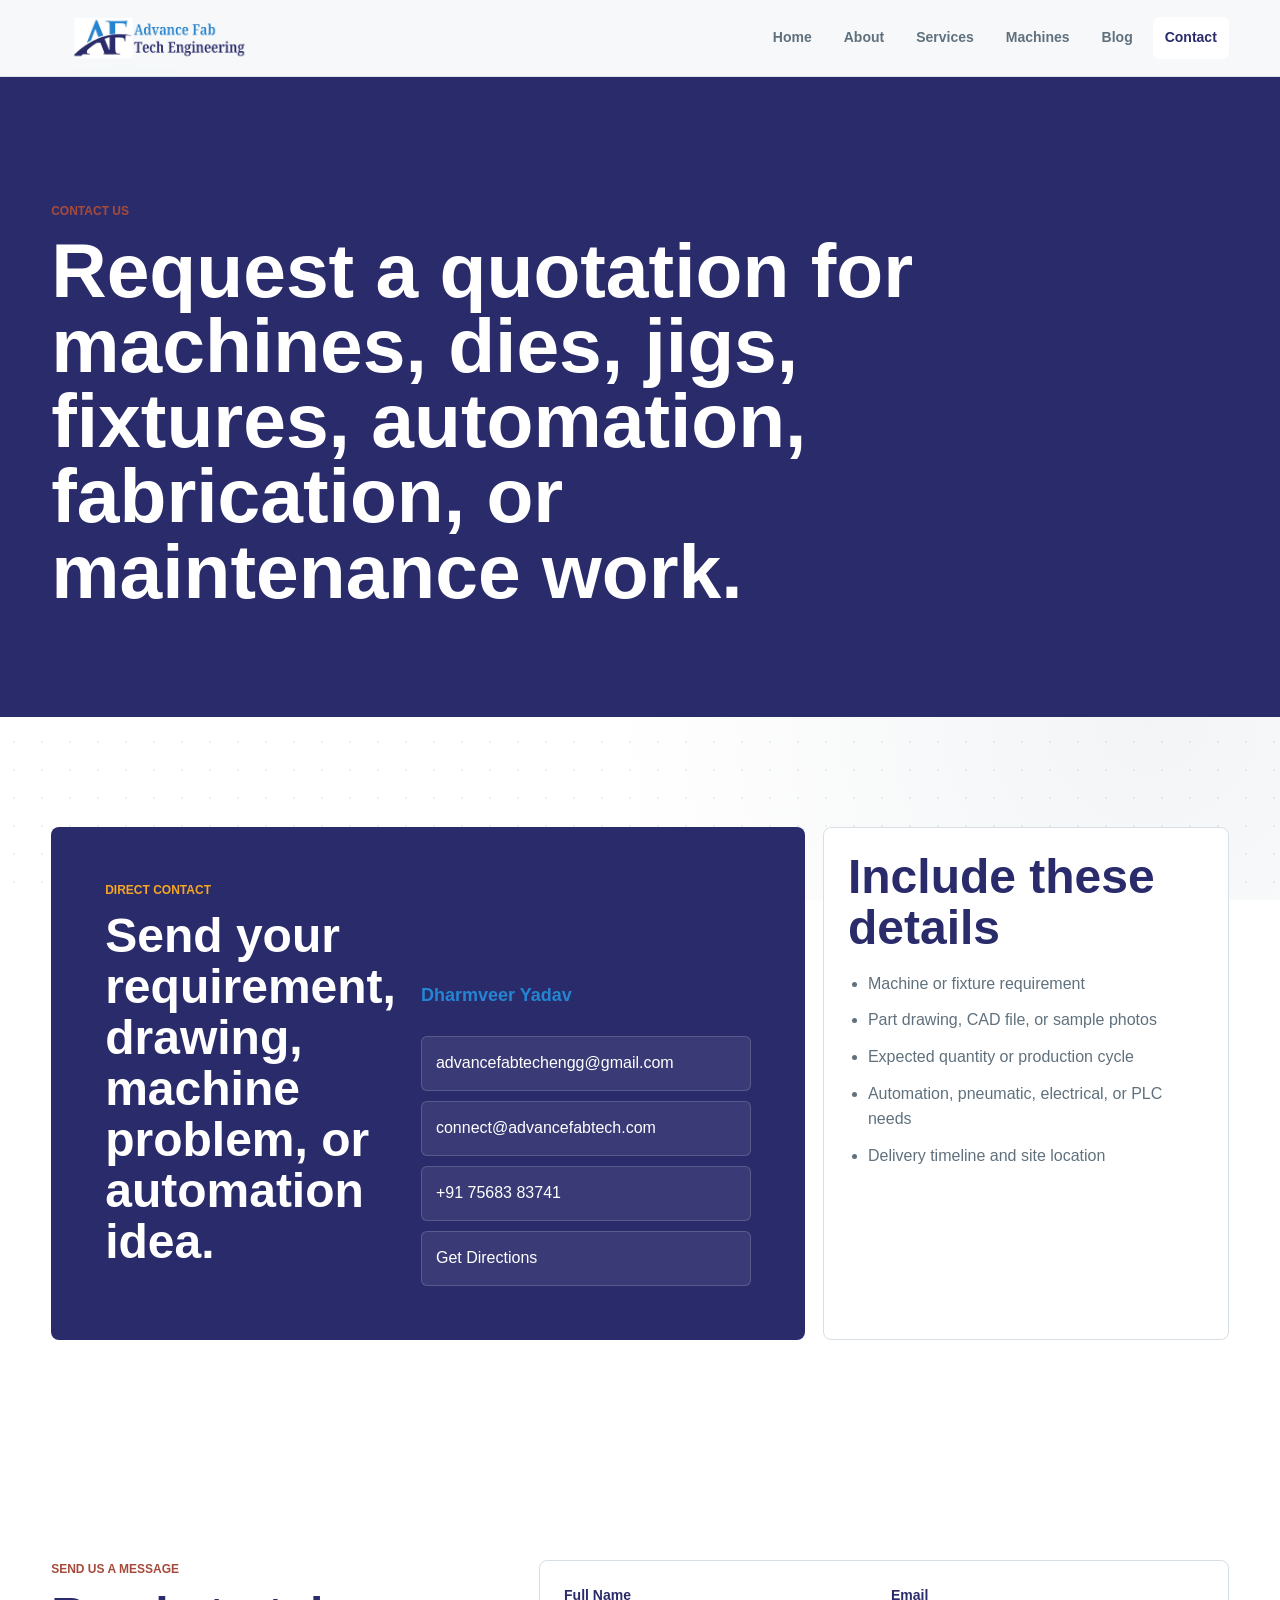
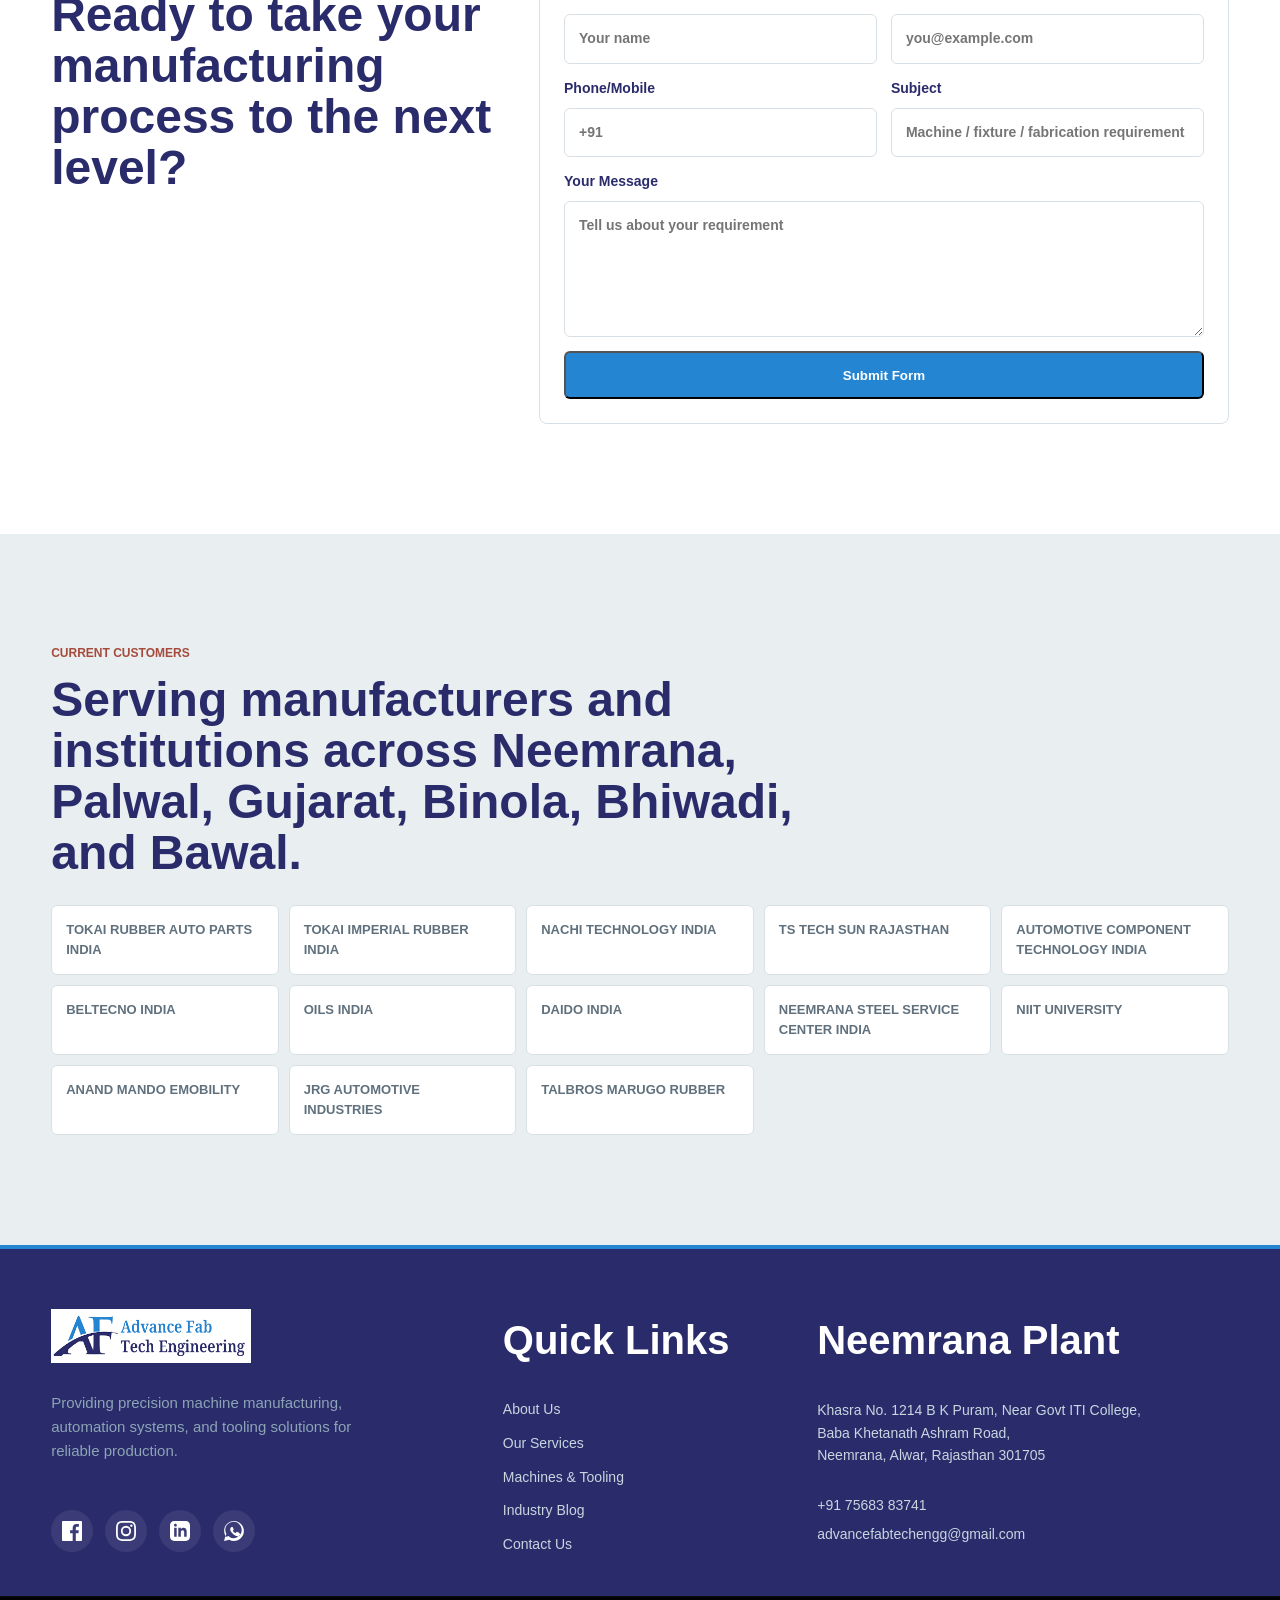
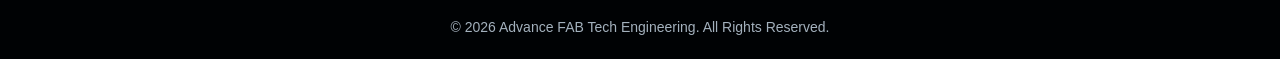
<file: contact.html>
<!doctype html>
<html lang="en">
  <head>
    <meta charset="utf-8" />
    <meta name="viewport" content="width=device-width, initial-scale=1" />
    <title>Advance FAB Tech Engineering | Contact</title>
    <meta name="description" content="Contact Advance FAB Tech Engineering for quotation requests and manufacturing inquiries." />
    <meta property="og:title" content="Advance FAB Tech Engineering" />
    <meta property="og:description" content="Advance FAB Tech Engineering designs and manufactures machines, tooling, automation systems, fabrication work, and maintenance solutions." />
    <meta property="og:type" content="website" />
    <meta property="og:url" content="https://www.yourdomain.com/" />
    <meta property="og:image" content="https://www.yourdomain.com/assets/logo2.png" />
    <meta property="og:site_name" content="Advance FAB Tech Engineering" />
    <link rel="stylesheet" href="styles.css" />
  </head>
  <body>
    <header class="site-header">
      <a class="brand" href="index.html" aria-label="Advance FAB Tech Engineering home"><img src="assets/logo2.png" alt="Advance FAB Tech Engineering" /></a>
      <button class="menu-toggle" type="button" aria-expanded="false" aria-controls="site-nav"><span></span><span></span><span></span></button>
      <nav class="site-nav" id="site-nav">
        <a href="index.html">Home</a>
        <a href="about.html">About</a>
        <a href="services.html">Services</a>
        <a href="projects.html">Machines</a>
        <a href="blog.html">Blog</a>
        <a class="active" href="contact.html">Contact</a>
      </nav>
    </header>

    <main>
      <section class="page-hero compact">
        <p class="eyebrow">Contact us</p>
        <h1>Request a quotation for machines, dies, jigs, fixtures, automation, fabrication, or maintenance work.</h1>
      </section>

      <section class="contact section">
        <div class="contact-layout">
          <div class="contact-panel">
            <div>
              <p class="eyebrow">Direct contact</p>
              <h2>Send your requirement, drawing, machine problem, or automation idea.</h2>
            </div>
            <div class="contact-methods">
              <div style="margin-bottom: 12px;">
                <strong style="color: var(--teal); font-size: 18px; display: block; margin-bottom: 4px;">Dharmveer Yadav</strong>
              </div>
              <a href="mailto:advancefabtechengg@gmail.com">advancefabtechengg@gmail.com</a>
              <a href="mailto:connect@advancefabtech.com">connect@advancefabtech.com</a>
              <a href="tel:+917568383741">+91 75683 83741</a>
              <a href="https://www.google.com/maps/search/?api=1&query=Khasra%20No.%201214%20B%20K%20Puram%20Near%20Govt%20ITI%20College%20Baba%20Khetanath%20Ashram%20Road%20Neemrana%20Alwar%20Rajasthan%20301705">Get Directions</a>
            </div>
          </div>
          <div class="quote-box">
            <h2>Include these details</h2>
            <ul>
              <li>Machine or fixture requirement</li>
              <li>Part drawing, CAD file, or sample photos</li>
              <li>Expected quantity or production cycle</li>
              <li>Automation, pneumatic, electrical, or PLC needs</li>
              <li>Delivery timeline and site location</li>
            </ul>
          </div>
        </div>
      </section>

      <section class="section">
        <div class="contact-form-wrap">
          <div>
            <p class="eyebrow">Send us a message</p>
            <h2>Ready to take your manufacturing process to the next level?</h2>
          </div>
          <form class="contact-form">
            <label>Full Name<input type="text" name="name" placeholder="Your name" /></label>
            <label>Email<input type="email" name="email" placeholder="you@example.com" /></label>
            <label>Phone/Mobile<input type="tel" name="phone" placeholder="+91" /></label>
            <label>Subject<input type="text" name="subject" placeholder="Machine / fixture / fabrication requirement" /></label>
            <label class="full">Your Message<textarea name="message" rows="5" placeholder="Tell us about your requirement"></textarea></label>
            <button class="button primary" type="button">Submit Form</button>
          </form>
        </div>
      </section>

      <section class="customers section">
        <div class="section-heading">
          <p class="eyebrow">Current customers</p>
          <h2>Serving manufacturers and institutions across Neemrana, Palwal, Gujarat, Binola, Bhiwadi, and Bawal.</h2>
        </div>
        <div class="customer-marquee">
          <span>TOKAI RUBBER AUTO PARTS INDIA</span>
          <span>TOKAI IMPERIAL RUBBER INDIA</span>
          <span>NACHI TECHNOLOGY INDIA</span>
          <span>TS TECH SUN RAJASTHAN</span>
          <span>AUTOMOTIVE COMPONENT TECHNOLOGY INDIA</span>
          <span>BELTECNO INDIA</span>
          <span>OILS INDIA</span>
          <span>DAIDO INDIA</span>
          <span>NEEMRANA STEEL SERVICE CENTER INDIA</span>
          <span>NIIT UNIVERSITY</span>
          <span>ANAND MANDO EMOBILITY</span>
          <span>JRG AUTOMOTIVE INDUSTRIES</span>
          <span>TALBROS MARUGO RUBBER</span>
        </div>
      </section>
    </main>

    <footer class="site-footer rich-footer">
      <div class="footer-brand">
        <img src="assets/logo.png" alt="Advance FAB Tech Engineering" class="footer-logo" />
        <p>Providing precision machine manufacturing, automation systems, and tooling solutions for reliable production.</p>
        <div class="floating-socials">
      <a href="https://facebook.com/yourpage" class="social-btn facebook" aria-label="Facebook" target="_blank" rel="noopener">
        <svg viewBox="0 0 24 24"><path d="M22.675 0h-21.35c-.732 0-1.325.593-1.325 1.325v21.351c0 .731.593 1.324 1.325 1.324h11.495v-9.294h-3.128v-3.622h3.128v-2.671c0-3.1 1.893-4.788 4.659-4.788 1.325 0 2.463.099 2.795.143v3.24l-1.918.001c-1.504 0-1.795.715-1.795 1.763v2.313h3.587l-.467 3.622h-3.12v9.293h6.116c.73 0 1.323-.593 1.323-1.325v-21.35c0-.732-.593-1.325-1.325-1.325z"/></svg>
      </a>
      <a href="https://www.instagram.com/advancefabtechengineering?igsh=YjF6MGFyemhpY3c2" class="social-btn instagram" aria-label="Instagram" target="_blank" rel="noopener">
        <svg viewBox="0 0 24 24"><path d="M12 2.163c3.204 0 3.584.012 4.85.07 3.252.148 4.771 1.691 4.919 4.919.058 1.265.069 1.645.069 4.849 0 3.205-.012 3.584-.069 4.849-.149 3.225-1.664 4.771-4.919 4.919-1.266.058-1.644.07-4.85.07-3.204 0-3.584-.012-4.849-.07-3.26-.149-4.771-1.699-4.919-4.92-.058-1.265-.07-1.644-.07-4.849 0-3.204.013-3.583.07-4.849.149-3.227 1.664-4.771 4.919-4.919 1.266-.057 1.645-.069 4.849-.069zM12 0C8.741 0 8.333.014 7.053.072 2.695.272.273 2.69.073 7.052.014 8.333 0 8.741 0 12c0 3.259.014 3.668.072 4.948.2 4.358 2.618 6.78 6.98 6.98C8.333 23.986 8.741 24 12 24c3.259 0 3.668-.014 4.948-.072 4.354-.2 6.782-2.618 6.979-6.98.059-1.28.073-1.689.073-4.948 0-3.259-.014-3.667-.072-4.947-.196-4.354-2.617-6.78-6.979-6.98C15.668.014 15.259 0 12 0zm0 5.838a6.162 6.162 0 100 12.324 6.162 6.162 0 000-12.324zM12 16a4 4 0 110-8 4 4 0 010 8zm6.406-11.845a1.44 1.44 0 100 2.881 1.44 1.44 0 000-2.881z"/></svg>
      </a>
      <a href="https://linkedin.com/company/yourpage" class="social-btn linkedin" aria-label="LinkedIn" target="_blank" rel="noopener">
        <svg viewBox="0 0 24 24"><path d="M19 0h-14c-2.761 0-5 2.239-5 5v14c0 2.761 2.239 5 5 5h14c2.762 0 5-2.239 5-5v-14c0-2.761-2.238-5-5-5zm-11 19h-3v-11h3v11zm-1.5-12.268c-.966 0-1.75-.79-1.75-1.764s.784-1.764 1.75-1.764 1.75.79 1.75 1.764-.783 1.764-1.75 1.764zm13.5 12.268h-3v-5.604c0-3.368-4-3.113-4 0v5.604h-3v-11h3v1.765c1.396-2.586 7-2.777 7 2.476v6.759z"/></svg>
      </a>
      <a href="https://wa.me/917568383741" class="social-btn whatsapp" aria-label="Chat on WhatsApp" target="_blank" rel="noopener">
        <svg viewBox="0 0 24 24"><path d="M.057 24l1.687-6.163c-1.041-1.804-1.588-3.849-1.587-5.946C.06 5.348 5.397.01 11.966.01c3.179.001 6.17 1.24 8.419 3.496 2.248 2.256 3.484 5.252 3.483 8.435-.005 6.617-5.342 11.955-11.91 11.955-2.005-.001-3.973-.505-5.717-1.46L0 24zm6.59-4.846c1.6.95 3.188 1.449 4.725 1.451 5.423.003 9.833-4.406 9.836-9.831.001-2.628-1.02-5.1-2.876-6.957C16.478 1.96 14.015.939 11.39.939c-5.427 0-9.84 4.411-9.843 9.837-.001 1.638.441 3.238 1.282 4.665l-.994 3.633 3.73-.978zm11.233-5.234c-.31-.155-1.833-.904-2.112-1.005-.28-.102-.483-.153-.686.155-.203.305-.785 1.005-.962 1.208-.177.203-.355.228-.665.073-1.127-.565-1.928-1.008-2.69-2.314-.3-.515.3-.478.859-1.595.093-.186.046-.349-.023-.504-.069-.155-.686-1.65-.94-2.26-.247-.594-.499-.514-.686-.523-.178-.009-.381-.01-.584-.01-.203 0-.534.076-.814.381-.28.305-1.067 1.042-1.067 2.541s1.092 2.947 1.244 3.152c.153.204 2.149 3.282 5.207 4.6 1.713.738 2.434.82 3.3.693.529-.078 1.833-.749 2.088-1.473.254-.724.254-1.346.178-1.473-.076-.127-.28-.203-.59-.359z"/></svg>
      </a>
    </div>
      </div>
      
      <div class="footer-links">
        <strong>Quick Links</strong>
        <nav>
          <a href="about.html">About Us</a>
          <a href="services.html">Our Services</a>
          <a href="projects.html">Machines & Tooling</a>
          <a href="blog.html">Industry Blog</a>
          <a href="contact.html">Contact Us</a>
        </nav>
      </div>

      <div class="footer-contact">
        <strong>Neemrana Plant</strong>
        <span>Khasra No. 1214 B K Puram, Near Govt ITI College,<br>Baba Khetanath Ashram Road,<br>Neemrana, Alwar, Rajasthan 301705</span>
        <div class="contact-details">
          <a href="tel:+917568383741">+91 75683 83741</a>
          <a href="mailto:advancefabtechengg@gmail.com">advancefabtechengg@gmail.com</a>
        </div>
      </div>
    </footer>
    
    <div class="footer-bottom">
      <p>&copy; 2026 Advance FAB Tech Engineering. All Rights Reserved.</p>
    </div>
   
    <script src="script.js"></script>
  </body>
</html>
</file>
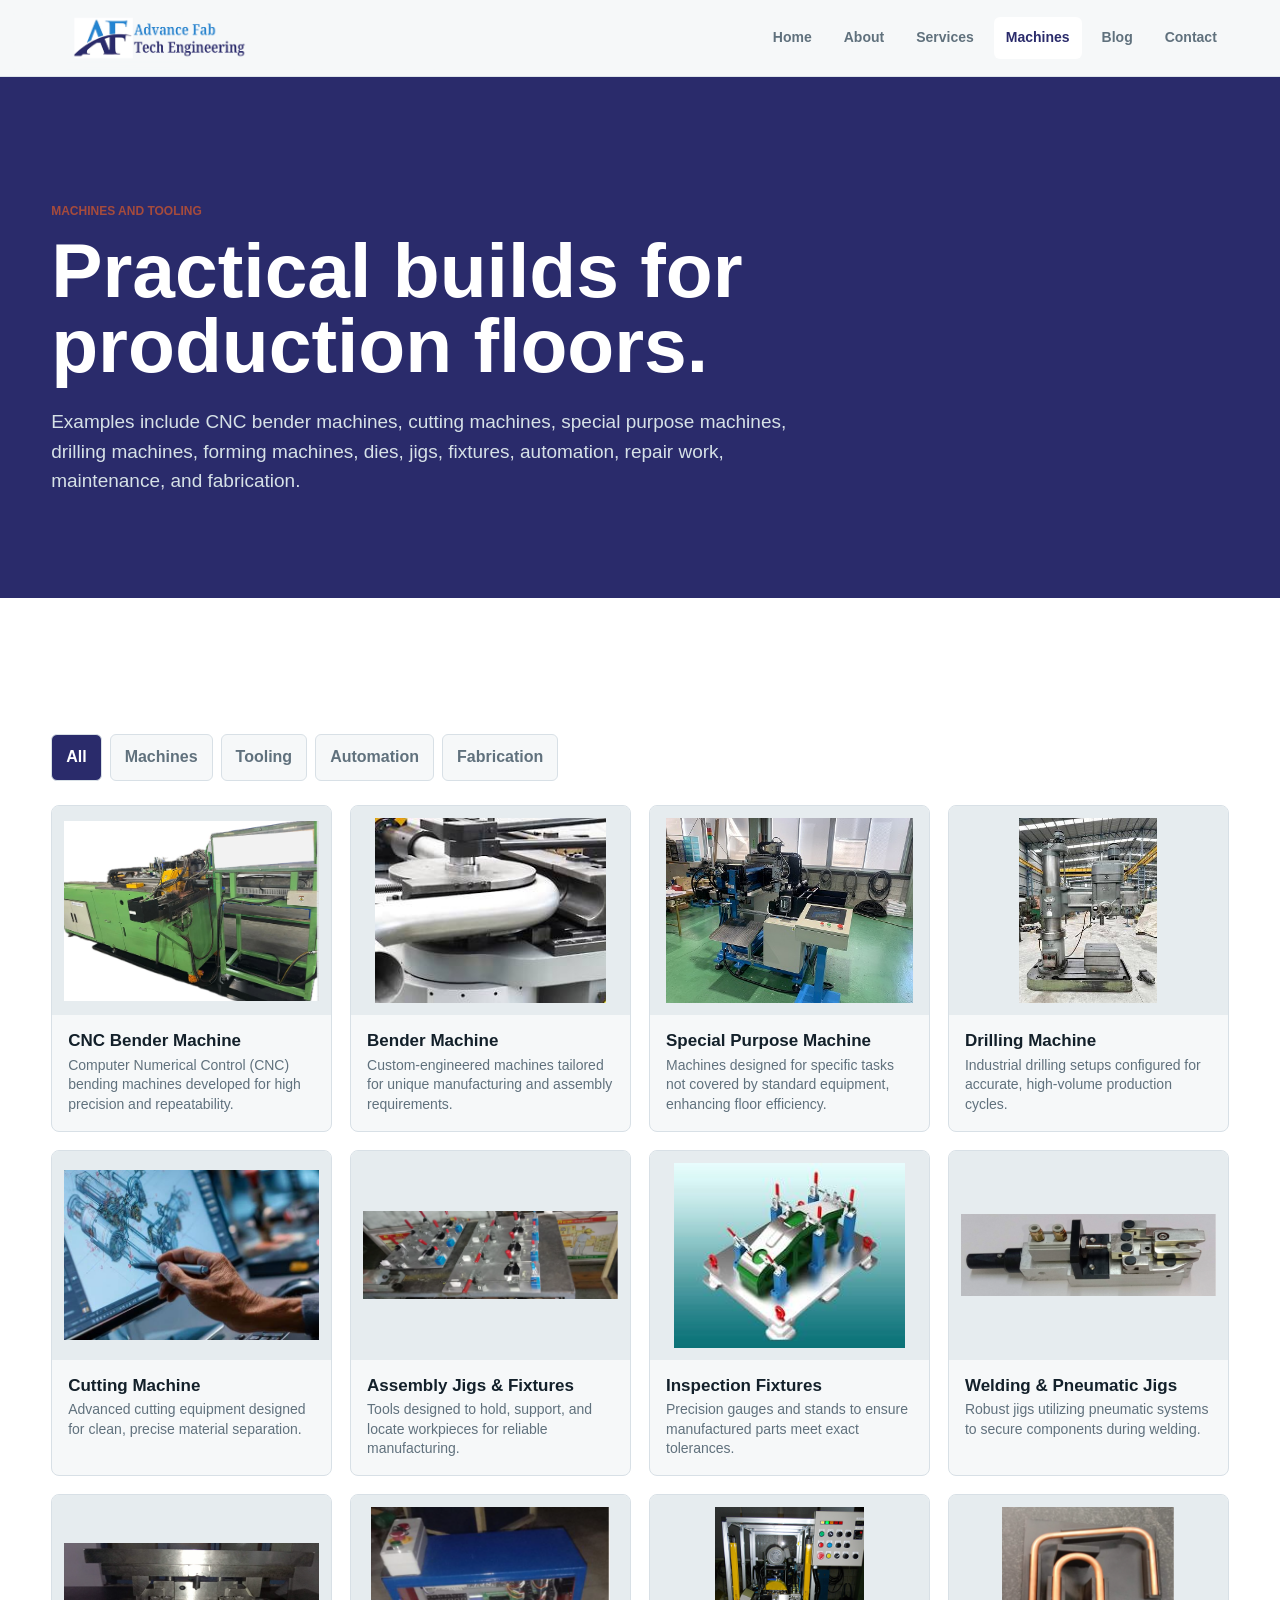
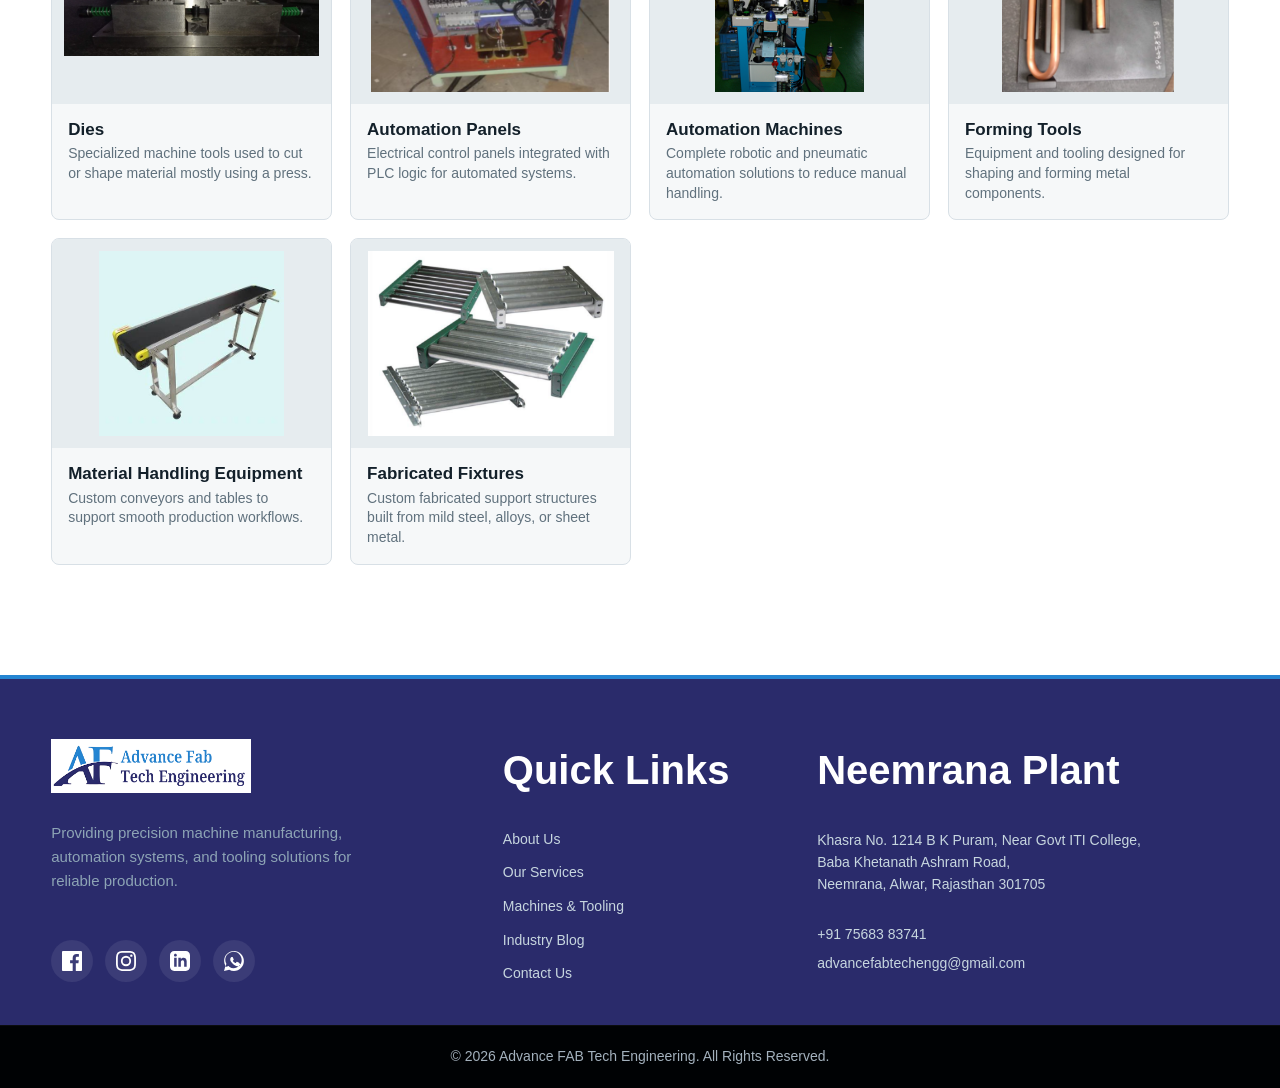
<file: projects.html>
<!doctype html>
<html lang="en">
  <head>
    <meta charset="utf-8" />
    <meta name="viewport" content="width=device-width, initial-scale=1" />
    <title>Advance FAB Tech Engineering | Machines</title>
    <meta name="description" content="View machines, jigs, dies, fixtures, automation panels, and forming work by Advance FAB Tech Engineering." />
    <meta property="og:title" content="Advance FAB Tech Engineering" />
    <meta property="og:description" content="Advance FAB Tech Engineering designs and manufactures machines, tooling, automation systems, fabrication work, and maintenance solutions." />
    <meta property="og:type" content="website" />
    <meta property="og:url" content="https://www.yourdomain.com/" />
    <meta property="og:image" content="https://www.yourdomain.com/assets/logo2.png" />
    <meta property="og:site_name" content="Advance FAB Tech Engineering" />
    <link rel="stylesheet" href="styles.css" />
  </head>
  <body>
    <header class="site-header">
      <a class="brand" href="index.html" aria-label="Advance FAB Tech Engineering home"><img src="assets/logo2.png" alt="Advance FAB Tech Engineering" /></a>
      <button class="menu-toggle" type="button" aria-expanded="false" aria-controls="site-nav"><span></span><span></span><span></span></button>
      <nav class="site-nav" id="site-nav">
        <a href="index.html">Home</a>
        <a href="about.html">About</a>
        <a href="services.html">Services</a>
        <a class="active" href="projects.html">Machines</a>
        <a href="blog.html">Blog</a>
        <a href="contact.html">Contact</a>
      </nav>
    </header>

    <main>
      <section class="page-hero compact">
        <p class="eyebrow">Machines and tooling</p>
        <h1>Practical builds for production floors.</h1>
        <p>Examples include CNC bender machines, cutting machines, special purpose machines, drilling machines, forming machines, dies, jigs, fixtures, automation, repair work, maintenance, and fabrication.</p>
      </section>

      <section class="machines section">
        <div class="filter-bar" role="tablist" aria-label="Project filters">
          <button class="filter active" type="button" data-filter="all">All</button>
          <button class="filter" type="button" data-filter="machine">Machines</button>
          <button class="filter" type="button" data-filter="tooling">Tooling</button>
          <button class="filter" type="button" data-filter="automation">Automation</button>
          <button class="filter" type="button" data-filter="fabrication">Fabrication</button>
        </div>
        <div class="gallery">
          <article data-category="machine">
            <img src="assets/cnc-bender.png" alt="CNC bender machine" />
            <h3>CNC Bender Machine</h3>
            <p>Computer Numerical Control (CNC) bending machines developed for high precision and repeatability.</p>
          </article>
          <article data-category="machine">
            <img src="assets/bender-render.png" alt="Bender Machine" />
            <h3>Bender Machine</h3>
            <p>Custom-engineered machines tailored for unique manufacturing and assembly requirements.</p>
          </article>
          <article data-category="machine">
            <img src="assets/shop-machine.png" alt="Industrial production machine" />
            <h3>Special Purpose Machine</h3>
            <p>Machines designed for specific tasks not covered by standard equipment, enhancing floor efficiency.</p>
          </article>
          <article data-category="machine">
            <img src="assets/drilling-fixture-render.png" alt="Drilling machine" />
            <h3>Drilling Machine</h3>
            <p>Industrial drilling setups configured for accurate, high-volume production cycles.</p>
          </article>
          <article data-category="machine">
            <img src="assets/machine-cad-layout.png" alt="Cutting machine CAD layout" />
            <h3>Cutting Machine</h3>
            <p>Advanced cutting equipment designed for clean, precise material separation.</p>
          </article>
          <article data-category="tooling">
            <img src="assets/jig-fixture.png" alt="Jig and fixture component" />
            <h3>Assembly Jigs & Fixtures</h3>
            <p>Tools designed to hold, support, and locate workpieces for reliable manufacturing.</p>
          </article>
          <article data-category="tooling">
            <img src="assets/press-fixture-render.png" alt="Inspection fixture" />
            <h3>Inspection Fixtures</h3>
            <p>Precision gauges and stands to ensure manufactured parts meet exact tolerances.</p>
          </article>
          <article data-category="tooling">
            <img src="assets/pneumatic-fixture.png" alt="Pneumatic fixture" />
            <h3>Welding & Pneumatic Jigs</h3>
            <p>Robust jigs utilizing pneumatic systems to secure components during welding.</p>
          </article>
          <article data-category="tooling">
            <img src="assets/die-tool.png" alt="Precision die tooling" />
            <h3>Dies</h3>
            <p>Specialized machine tools used to cut or shape material mostly using a press.</p>
          </article>
          <article data-category="automation">
            <img src="assets/control-panel.png" alt="Electrical control panel" />
            <h3>Automation Panels</h3>
            <p>Electrical control panels integrated with PLC logic for automated systems.</p>
          </article>
          <article data-category="automation">
            <img src="assets/automation-machine.png" alt="Automation machine" />
            <h3>Automation Machines</h3>
            <p>Complete robotic and pneumatic automation solutions to reduce manual handling.</p>
          </article>
          <article data-category="fabrication">
            <img src="assets/formed-pipe.png" alt="Formed metal pipe sample" />
            <h3>Forming Tools</h3>
            <p>Equipment and tooling designed for shaping and forming metal components.</p>
          </article>
          <article data-category="fabrication">
            <img src="assets/conveyor-table.jpg" alt="Conveyor table" />
            <h3>Material Handling Equipment</h3>
            <p>Custom conveyors and tables to support smooth production workflows.</p>
          </article>
          <article data-category="fabrication">
            <img src="assets/roller-fixtures.png" alt="Roller fabricated fixtures" />
            <h3>Fabricated Fixtures</h3>
            <p>Custom fabricated support structures built from mild steel, alloys, or sheet metal.</p>
          </article>
        </div>
      </section>
    </main>

    <footer class="site-footer rich-footer">
      <div class="footer-brand">
        <img src="assets/logo.png" alt="Advance FAB Tech Engineering" class="footer-logo" />
        <p>Providing precision machine manufacturing, automation systems, and tooling solutions for reliable production.</p>
        <div class="floating-socials">
      <a href="https://facebook.com/yourpage" class="social-btn facebook" aria-label="Facebook" target="_blank" rel="noopener">
        <svg viewBox="0 0 24 24"><path d="M22.675 0h-21.35c-.732 0-1.325.593-1.325 1.325v21.351c0 .731.593 1.324 1.325 1.324h11.495v-9.294h-3.128v-3.622h3.128v-2.671c0-3.1 1.893-4.788 4.659-4.788 1.325 0 2.463.099 2.795.143v3.24l-1.918.001c-1.504 0-1.795.715-1.795 1.763v2.313h3.587l-.467 3.622h-3.12v9.293h6.116c.73 0 1.323-.593 1.323-1.325v-21.35c0-.732-.593-1.325-1.325-1.325z"/></svg>
      </a>
      <a href="https://www.instagram.com/advancefabtechengineering?igsh=YjF6MGFyemhpY3c2" class="social-btn instagram" aria-label="Instagram" target="_blank" rel="noopener">
        <svg viewBox="0 0 24 24"><path d="M12 2.163c3.204 0 3.584.012 4.85.07 3.252.148 4.771 1.691 4.919 4.919.058 1.265.069 1.645.069 4.849 0 3.205-.012 3.584-.069 4.849-.149 3.225-1.664 4.771-4.919 4.919-1.266.058-1.644.07-4.85.07-3.204 0-3.584-.012-4.849-.07-3.26-.149-4.771-1.699-4.919-4.92-.058-1.265-.07-1.644-.07-4.849 0-3.204.013-3.583.07-4.849.149-3.227 1.664-4.771 4.919-4.919 1.266-.057 1.645-.069 4.849-.069zM12 0C8.741 0 8.333.014 7.053.072 2.695.272.273 2.69.073 7.052.014 8.333 0 8.741 0 12c0 3.259.014 3.668.072 4.948.2 4.358 2.618 6.78 6.98 6.98C8.333 23.986 8.741 24 12 24c3.259 0 3.668-.014 4.948-.072 4.354-.2 6.782-2.618 6.979-6.98.059-1.28.073-1.689.073-4.948 0-3.259-.014-3.667-.072-4.947-.196-4.354-2.617-6.78-6.979-6.98C15.668.014 15.259 0 12 0zm0 5.838a6.162 6.162 0 100 12.324 6.162 6.162 0 000-12.324zM12 16a4 4 0 110-8 4 4 0 010 8zm6.406-11.845a1.44 1.44 0 100 2.881 1.44 1.44 0 000-2.881z"/></svg>
      </a>
      <a href="https://linkedin.com/company/yourpage" class="social-btn linkedin" aria-label="LinkedIn" target="_blank" rel="noopener">
        <svg viewBox="0 0 24 24"><path d="M19 0h-14c-2.761 0-5 2.239-5 5v14c0 2.761 2.239 5 5 5h14c2.762 0 5-2.239 5-5v-14c0-2.761-2.238-5-5-5zm-11 19h-3v-11h3v11zm-1.5-12.268c-.966 0-1.75-.79-1.75-1.764s.784-1.764 1.75-1.764 1.75.79 1.75 1.764-.783 1.764-1.75 1.764zm13.5 12.268h-3v-5.604c0-3.368-4-3.113-4 0v5.604h-3v-11h3v1.765c1.396-2.586 7-2.777 7 2.476v6.759z"/></svg>
      </a>
      <a href="https://wa.me/917568383741" class="social-btn whatsapp" aria-label="Chat on WhatsApp" target="_blank" rel="noopener">
        <svg viewBox="0 0 24 24"><path d="M.057 24l1.687-6.163c-1.041-1.804-1.588-3.849-1.587-5.946C.06 5.348 5.397.01 11.966.01c3.179.001 6.17 1.24 8.419 3.496 2.248 2.256 3.484 5.252 3.483 8.435-.005 6.617-5.342 11.955-11.91 11.955-2.005-.001-3.973-.505-5.717-1.46L0 24zm6.59-4.846c1.6.95 3.188 1.449 4.725 1.451 5.423.003 9.833-4.406 9.836-9.831.001-2.628-1.02-5.1-2.876-6.957C16.478 1.96 14.015.939 11.39.939c-5.427 0-9.84 4.411-9.843 9.837-.001 1.638.441 3.238 1.282 4.665l-.994 3.633 3.73-.978zm11.233-5.234c-.31-.155-1.833-.904-2.112-1.005-.28-.102-.483-.153-.686.155-.203.305-.785 1.005-.962 1.208-.177.203-.355.228-.665.073-1.127-.565-1.928-1.008-2.69-2.314-.3-.515.3-.478.859-1.595.093-.186.046-.349-.023-.504-.069-.155-.686-1.65-.94-2.26-.247-.594-.499-.514-.686-.523-.178-.009-.381-.01-.584-.01-.203 0-.534.076-.814.381-.28.305-1.067 1.042-1.067 2.541s1.092 2.947 1.244 3.152c.153.204 2.149 3.282 5.207 4.6 1.713.738 2.434.82 3.3.693.529-.078 1.833-.749 2.088-1.473.254-.724.254-1.346.178-1.473-.076-.127-.28-.203-.59-.359z"/></svg>
      </a>
    </div>
      </div>
      
      <div class="footer-links">
        <strong>Quick Links</strong>
        <nav>
          <a href="about.html">About Us</a>
          <a href="services.html">Our Services</a>
          <a href="projects.html">Machines & Tooling</a>
          <a href="blog.html">Industry Blog</a>
          <a href="contact.html">Contact Us</a>
        </nav>
      </div>

      <div class="footer-contact">
        <strong>Neemrana Plant</strong>
        <span>Khasra No. 1214 B K Puram, Near Govt ITI College,<br>Baba Khetanath Ashram Road,<br>Neemrana, Alwar, Rajasthan 301705</span>
        <div class="contact-details">
          <a href="tel:+917568383741">+91 75683 83741</a>
          <a href="mailto:advancefabtechengg@gmail.com">advancefabtechengg@gmail.com</a>
        </div>
      </div>
    </footer>
    
    <div class="footer-bottom">
      <p>&copy; 2026 Advance FAB Tech Engineering. All Rights Reserved.</p>
    </div>
    
    <script src="script.js"></script>
  </body>
</html>
</file>
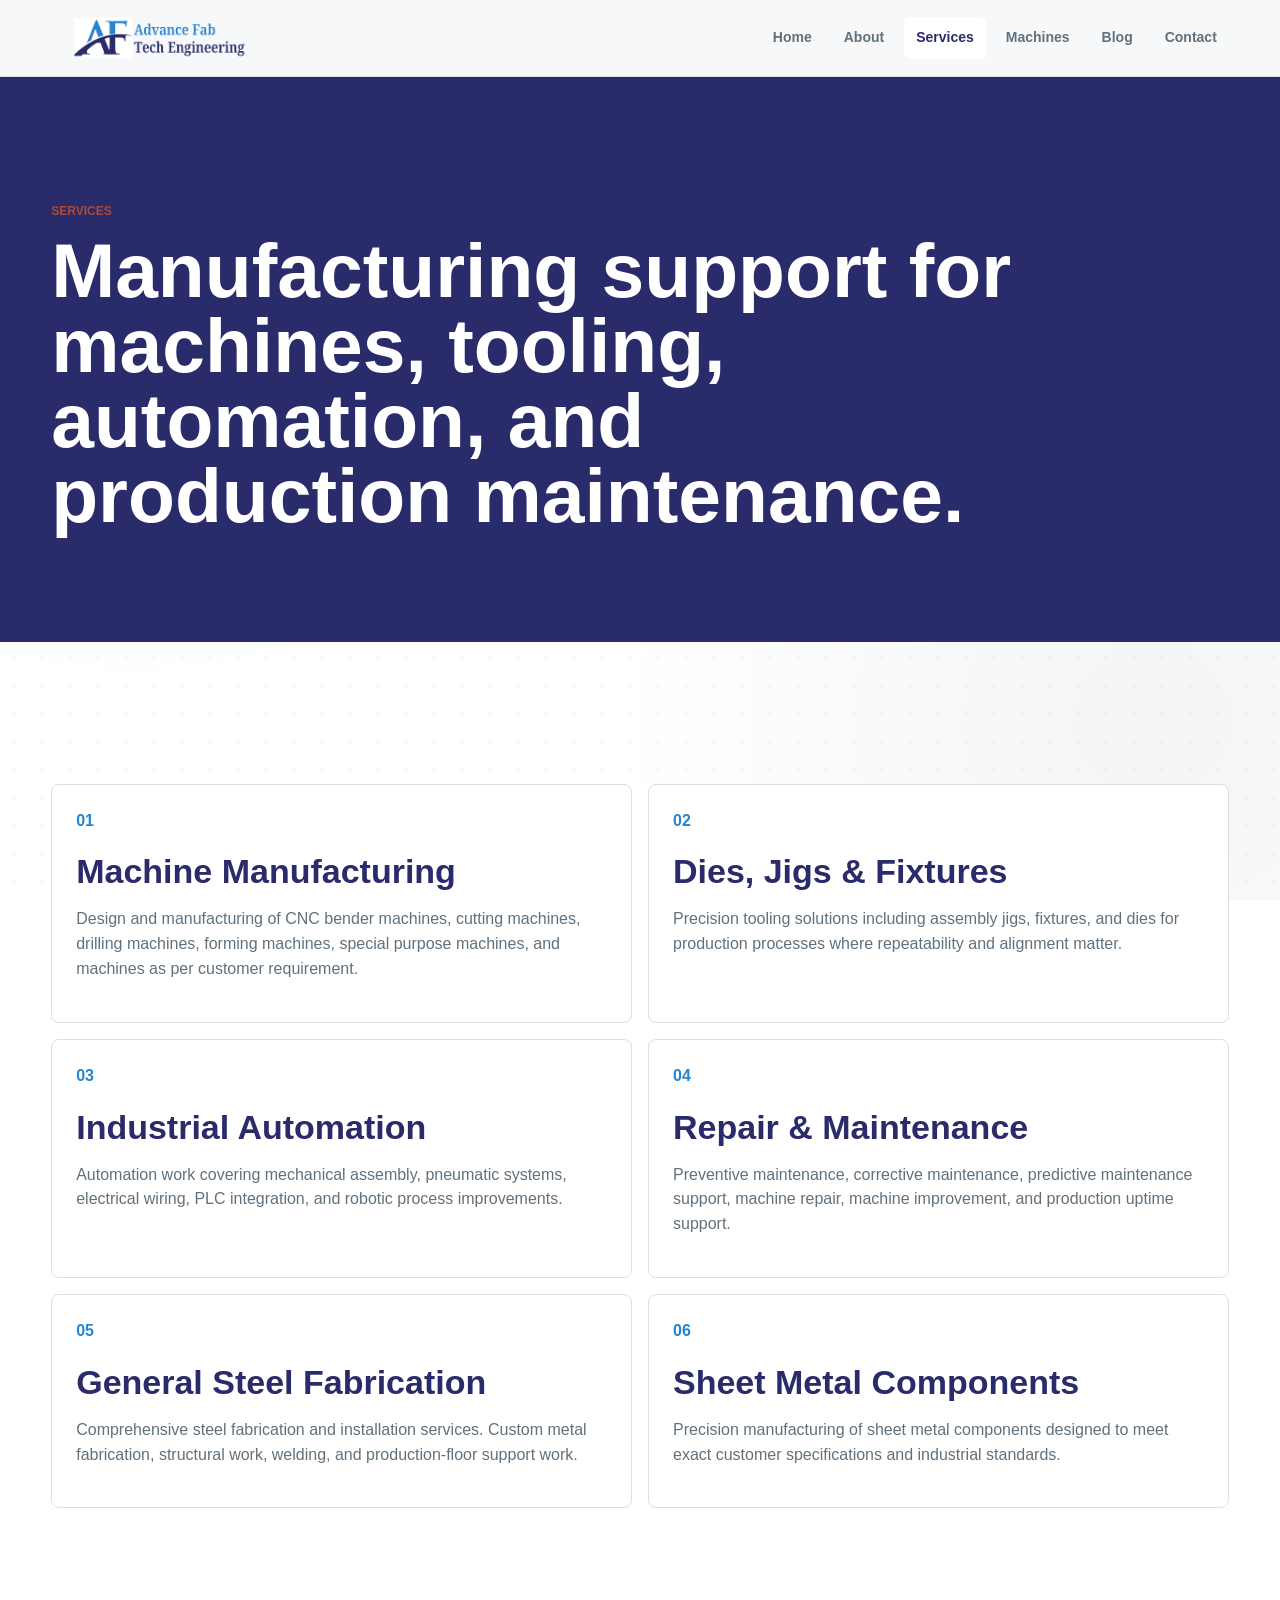
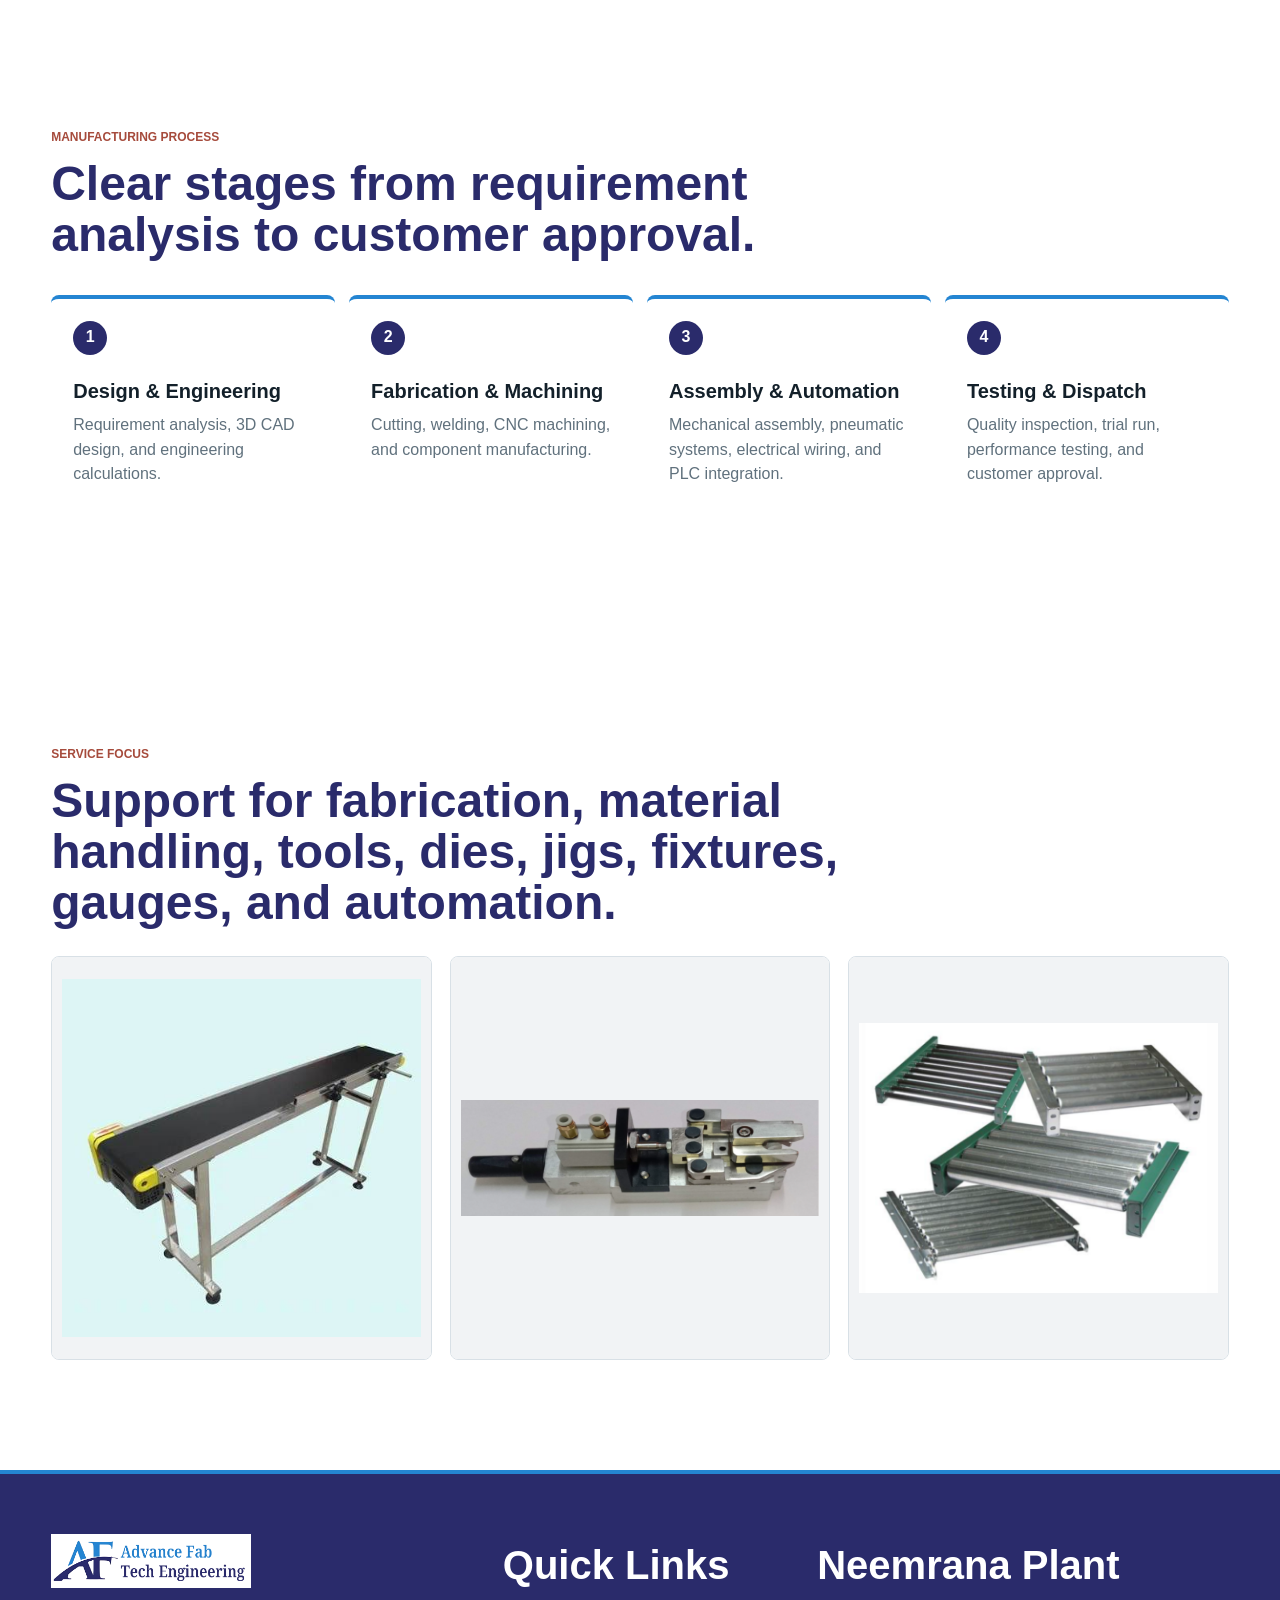
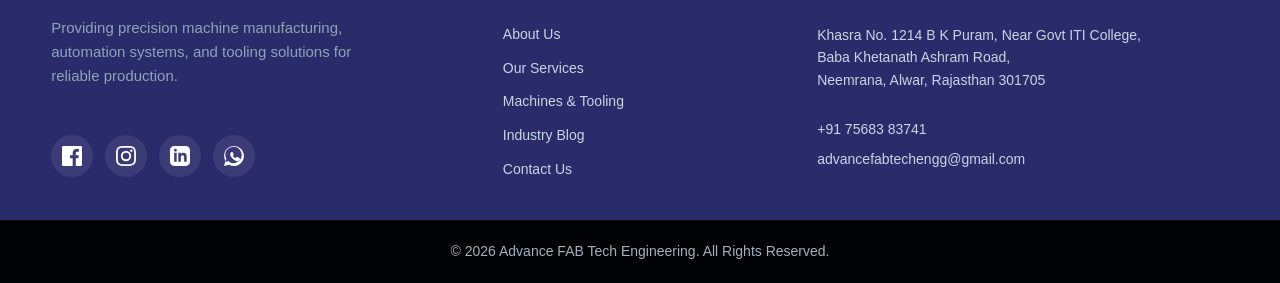
<file: services.html>
<!doctype html>
<html lang="en">
  <head>
    <meta charset="utf-8" />
    <meta name="viewport" content="width=device-width, initial-scale=1" />
    <title>Advance FAB Tech Engineering | Services</title>
    <meta name="description" content="Machine manufacturing, dies, jigs, fixtures, automation, fabrication, and maintenance services by Advance FAB Tech Engineering." />
    <meta property="og:title" content="Advance FAB Tech Engineering" />
    <meta property="og:description" content="Advance FAB Tech Engineering designs and manufactures machines, tooling, automation systems, fabrication work, and maintenance solutions." />
    <meta property="og:type" content="website" />
    <meta property="og:url" content="https://www.yourdomain.com/" />
    <meta property="og:image" content="https://www.yourdomain.com/assets/logo2.png" />
    <meta property="og:site_name" content="Advance FAB Tech Engineering" />
    <link rel="stylesheet" href="styles.css" />
  </head>
  <body>
    <header class="site-header">
      <a class="brand" href="index.html" aria-label="Advance FAB Tech Engineering home"><img src="assets/logo2.png" alt="Advance FAB Tech Engineering" /></a>
      <button class="menu-toggle" type="button" aria-expanded="false" aria-controls="site-nav"><span></span><span></span><span></span></button>
      <nav class="site-nav" id="site-nav">
        <a href="index.html">Home</a>
        <a href="about.html">About</a>
        <a class="active" href="services.html">Services</a>
        <a href="projects.html">Machines</a>
        <a href="blog.html">Blog</a>
        <a href="contact.html">Contact</a>
      </nav>
    </header>

    <main>
      <section class="page-hero compact">
        <p class="eyebrow">Services</p>
        <h1>Manufacturing support for machines, tooling, automation, and production maintenance.</h1>
      </section>

      <section class="section">
        <div class="service-detail-grid">
          <article><span>01</span><h2>Machine Manufacturing</h2><p>Design and manufacturing of CNC bender machines, cutting machines, drilling machines, forming machines, special purpose machines, and machines as per customer requirement.</p></article>
          <article><span>02</span><h2>Dies, Jigs & Fixtures</h2><p>Precision tooling solutions including assembly jigs, fixtures, and dies for production processes where repeatability and alignment matter.</p></article>
          <article><span>03</span><h2>Industrial Automation</h2><p>Automation work covering mechanical assembly, pneumatic systems, electrical wiring, PLC integration, and robotic process improvements.</p></article>
          <article><span>04</span><h2>Repair & Maintenance</h2><p>Preventive maintenance, corrective maintenance, predictive maintenance support, machine repair, machine improvement, and production uptime support.</p></article>
          <article><span>05</span><h2>General Steel Fabrication</h2><p>Comprehensive steel fabrication and installation services. Custom metal fabrication, structural work, welding, and production-floor support work.</p></article>
          <article><span>06</span><h2>Sheet Metal Components</h2><p>Precision manufacturing of sheet metal components designed to meet exact customer specifications and industrial standards.</p></article>
        </div>
      </section>

      <section class="process section">
        <div class="section-heading">
          <p class="eyebrow">Manufacturing process</p>
          <h2>Clear stages from requirement analysis to customer approval.</h2>
        </div>
        <div class="process-rail">
          <div><span>1</span><h3>Design & Engineering</h3><p>Requirement analysis, 3D CAD design, and engineering calculations.</p></div>
          <div><span>2</span><h3>Fabrication & Machining</h3><p>Cutting, welding, CNC machining, and component manufacturing.</p></div>
          <div><span>3</span><h3>Assembly & Automation</h3><p>Mechanical assembly, pneumatic systems, electrical wiring, and PLC integration.</p></div>
          <div><span>4</span><h3>Testing & Dispatch</h3><p>Quality inspection, trial run, performance testing, and customer approval.</p></div>
        </div>
      </section>

      <section class="section service-media">
        <div class="section-heading">
          <p class="eyebrow">Service focus</p>
          <h2>Support for fabrication, material handling, tools, dies, jigs, fixtures, gauges, and automation.</h2>
        </div>
        <div class="media-grid">
          <article><img src="assets/conveyor-table.jpg" alt="Material handling conveyor table" /><h3>Material Handling Equipment</h3><p>Custom conveyors, tables, trolleys, and production support equipment.</p></article>
          <article><img src="assets/pneumatic-fixture.png" alt="Pneumatic fixture" /><h3>Fixtures & Gauges</h3><p>Work-holding fixtures, gauges, and pneumatic support for repeatable production.</p></article>
          <article><img src="assets/roller-fixtures.png" alt="Roller fixtures" /><h3>Fabricated Components</h3><p>Sheet metal, mild steel, alloy, and custom fabricated assemblies.</p></article>
        </div>
      </section>
    </main>

    <footer class="site-footer rich-footer">
      <div class="footer-brand">
        <img src="assets/logo.png" alt="Advance FAB Tech Engineering" class="footer-logo" />
        <p>Providing precision machine manufacturing, automation systems, and tooling solutions for reliable production.</p>
        <div class="floating-socials">
      <a href="https://facebook.com/yourpage" class="social-btn facebook" aria-label="Facebook" target="_blank" rel="noopener">
        <svg viewBox="0 0 24 24"><path d="M22.675 0h-21.35c-.732 0-1.325.593-1.325 1.325v21.351c0 .731.593 1.324 1.325 1.324h11.495v-9.294h-3.128v-3.622h3.128v-2.671c0-3.1 1.893-4.788 4.659-4.788 1.325 0 2.463.099 2.795.143v3.24l-1.918.001c-1.504 0-1.795.715-1.795 1.763v2.313h3.587l-.467 3.622h-3.12v9.293h6.116c.73 0 1.323-.593 1.323-1.325v-21.35c0-.732-.593-1.325-1.325-1.325z"/></svg>
      </a>
      <a href="https://www.instagram.com/advancefabtechengineering?igsh=YjF6MGFyemhpY3c2" class="social-btn instagram" aria-label="Instagram" target="_blank" rel="noopener">
        <svg viewBox="0 0 24 24"><path d="M12 2.163c3.204 0 3.584.012 4.85.07 3.252.148 4.771 1.691 4.919 4.919.058 1.265.069 1.645.069 4.849 0 3.205-.012 3.584-.069 4.849-.149 3.225-1.664 4.771-4.919 4.919-1.266.058-1.644.07-4.85.07-3.204 0-3.584-.012-4.849-.07-3.26-.149-4.771-1.699-4.919-4.92-.058-1.265-.07-1.644-.07-4.849 0-3.204.013-3.583.07-4.849.149-3.227 1.664-4.771 4.919-4.919 1.266-.057 1.645-.069 4.849-.069zM12 0C8.741 0 8.333.014 7.053.072 2.695.272.273 2.69.073 7.052.014 8.333 0 8.741 0 12c0 3.259.014 3.668.072 4.948.2 4.358 2.618 6.78 6.98 6.98C8.333 23.986 8.741 24 12 24c3.259 0 3.668-.014 4.948-.072 4.354-.2 6.782-2.618 6.979-6.98.059-1.28.073-1.689.073-4.948 0-3.259-.014-3.667-.072-4.947-.196-4.354-2.617-6.78-6.979-6.98C15.668.014 15.259 0 12 0zm0 5.838a6.162 6.162 0 100 12.324 6.162 6.162 0 000-12.324zM12 16a4 4 0 110-8 4 4 0 010 8zm6.406-11.845a1.44 1.44 0 100 2.881 1.44 1.44 0 000-2.881z"/></svg>
      </a>
      <a href="https://linkedin.com/company/yourpage" class="social-btn linkedin" aria-label="LinkedIn" target="_blank" rel="noopener">
        <svg viewBox="0 0 24 24"><path d="M19 0h-14c-2.761 0-5 2.239-5 5v14c0 2.761 2.239 5 5 5h14c2.762 0 5-2.239 5-5v-14c0-2.761-2.238-5-5-5zm-11 19h-3v-11h3v11zm-1.5-12.268c-.966 0-1.75-.79-1.75-1.764s.784-1.764 1.75-1.764 1.75.79 1.75 1.764-.783 1.764-1.75 1.764zm13.5 12.268h-3v-5.604c0-3.368-4-3.113-4 0v5.604h-3v-11h3v1.765c1.396-2.586 7-2.777 7 2.476v6.759z"/></svg>
      </a>
      <a href="https://wa.me/917568383741" class="social-btn whatsapp" aria-label="Chat on WhatsApp" target="_blank" rel="noopener">
        <svg viewBox="0 0 24 24"><path d="M.057 24l1.687-6.163c-1.041-1.804-1.588-3.849-1.587-5.946C.06 5.348 5.397.01 11.966.01c3.179.001 6.17 1.24 8.419 3.496 2.248 2.256 3.484 5.252 3.483 8.435-.005 6.617-5.342 11.955-11.91 11.955-2.005-.001-3.973-.505-5.717-1.46L0 24zm6.59-4.846c1.6.95 3.188 1.449 4.725 1.451 5.423.003 9.833-4.406 9.836-9.831.001-2.628-1.02-5.1-2.876-6.957C16.478 1.96 14.015.939 11.39.939c-5.427 0-9.84 4.411-9.843 9.837-.001 1.638.441 3.238 1.282 4.665l-.994 3.633 3.73-.978zm11.233-5.234c-.31-.155-1.833-.904-2.112-1.005-.28-.102-.483-.153-.686.155-.203.305-.785 1.005-.962 1.208-.177.203-.355.228-.665.073-1.127-.565-1.928-1.008-2.69-2.314-.3-.515.3-.478.859-1.595.093-.186.046-.349-.023-.504-.069-.155-.686-1.65-.94-2.26-.247-.594-.499-.514-.686-.523-.178-.009-.381-.01-.584-.01-.203 0-.534.076-.814.381-.28.305-1.067 1.042-1.067 2.541s1.092 2.947 1.244 3.152c.153.204 2.149 3.282 5.207 4.6 1.713.738 2.434.82 3.3.693.529-.078 1.833-.749 2.088-1.473.254-.724.254-1.346.178-1.473-.076-.127-.28-.203-.59-.359z"/></svg>
      </a>
    </div>
      </div>
      
      <div class="footer-links">
        <strong>Quick Links</strong>
        <nav>
          <a href="about.html">About Us</a>
          <a href="services.html">Our Services</a>
          <a href="projects.html">Machines & Tooling</a>
          <a href="blog.html">Industry Blog</a>
          <a href="contact.html">Contact Us</a>
        </nav>
      </div>

      <div class="footer-contact">
        <strong>Neemrana Plant</strong>
        <span>Khasra No. 1214 B K Puram, Near Govt ITI College,<br>Baba Khetanath Ashram Road,<br>Neemrana, Alwar, Rajasthan 301705</span>
        <div class="contact-details">
          <a href="tel:+917568383741">+91 75683 83741</a>
          <a href="mailto:advancefabtechengg@gmail.com">advancefabtechengg@gmail.com</a>
        </div>
      </div>
    </footer>
    
    <div class="footer-bottom">
      <p>&copy; 2026 Advance FAB Tech Engineering. All Rights Reserved.</p>
    </div>
    
    <script src="script.js"></script>
  </body>
</html>
</file>
<file: styles.css>
:root {
  --ink: #13202a;
  --muted: #60717d;
  --line: #d8e0e6;
  --paper: #f6f8f9;
  --white: #ffffff;
  --steel: #23566f;
  --navy: #2A2B6B;
  --teal: #2485D2;
  --safety: #f5a623;
  --oxide: #a64b3c;
  --shadow: 0 20px 50px rgba(16, 47, 72, 0.12);
}

* {
  box-sizing: border-box;
}

html {
  scroll-behavior:smooth;
}

@import url('https://fonts.googleapis.com/css2?family=Inter:wght@400;600;700;800;900&display=swap');

body {
  margin: 0;
  background-color: var(--white);
  background-image: 
    radial-gradient(rgba(16, 47, 72, 0.07) 1px, transparent 1px),
    radial-gradient(circle at 10% 20%, rgba(0, 154, 154, 0.06) 0%, transparent 40%),
    radial-gradient(circle at 90% 80%, rgba(16, 47, 72, 0.05) 0%, transparent 40%);
  background-size: 28px 28px, 100% 100%, 100% 100%;
  background-attachment: fixed;
  
  color: var(--ink);
  font-family: 'Inter', sans-serif;
  line-height: 1.55;
  -webkit-font-smoothing: antialiased;
}

img {
  display: block;
  max-width: 100%;
}

a {
  color: inherit;
  text-decoration: none;
}

.site-header {
  align-items: center;
  background: rgba(246, 248, 249, 0.92);
  border-bottom: 1px solid rgba(216, 224, 230, 0.8);
  display: flex;
  justify-content: space-between;
  left: 0;
  padding: 14px clamp(18px, 4vw, 58px);
  position: sticky;
  top: 0;
  z-index: 20;
  backdrop-filter: blur(16px);
}

.brand img {
  height: 48px;
  object-fit: contain;
  width: min(220px, 48vw);
}

.site-nav {
  align-items: center;
  display: flex;
  gap: 8px;
}

.site-nav a {
  border-radius: 6px;
  color: var(--muted);
  font-size: 14px;
  font-weight: 700;
  padding: 10px 12px;
}

.site-nav a:hover {
  background: var(--white);
  color: var(--steel);
}

.site-nav a.active {
  background: var(--white);
  color: var(--navy);
}

.hero {
  display: grid;
  gap: clamp(28px, 5vw, 70px);
  grid-template-columns: minmax(0, 0.95fr) minmax(320px, 1.05fr);
  min-height: calc(100vh - 78px);
  padding: clamp(38px, 7vw, 95px) clamp(18px, 4vw, 58px) 42px;
}

.hero-copy {
  align-self: center;
  max-width: 730px;
}

.eyebrow {
  color: var(--oxide);
  font-size: 12px;
  font-weight: 800;
  letter-spacing: 0;
  margin: 0 0 12px;
  text-transform: uppercase;
}

h1,
h2,
h3,
p {
  margin-top: 0;
}

h1 {
  color: var(--navy);
  font-size: clamp(42px, 6vw, 78px);
  line-height: 0.98;
  margin-bottom: 24px;
}

h2 {
  color: var(--navy);
  font-size: clamp(30px, 4vw, 48px);
  line-height: 1.06;
  margin-bottom: 18px;
}

h3 {
  color: var(--ink);
  font-size: 20px;
  line-height: 1.2;
  margin-bottom: 10px;
}

.hero-copy > p:not(.eyebrow),
.split-copy p,
.quality-copy p {
  color: var(--muted);
  font-size: 18px;
  max-width: 670px;
}

.hero-actions {
  display: flex;
  flex-wrap: wrap;
  gap: 12px;
  margin-top: 30px;
}
.hero-actions a:hover{
  transform: translateY(-8px);
  box-shadow: var(--shadow);
}

.button {
  align-items: center;
  border-radius: 6px;
  display: inline-flex;
  font-weight: 800;
  justify-content: center;
  min-height: 48px;
  padding: 13px 18px;
}

.button.primary {
  background: var(--teal);
  color: var(--white);
  
}
.button.primary:hover{
transform: translateY(-8px);
  box-shadow: var(--shadow);
}

.button.secondary {
  background: var(--white);
  border: 1px solid var(--line);
  color: var(--navy);
}

.hero-visual {
  align-self: stretch;
  background: var(--white);
  border: 1px solid var(--line);
  border-radius: 8px;
  box-shadow: var(--shadow);
  min-height: 470px;
  overflow: hidden;
  position: relative;
}

.hero-visual img {
  height: 100%;
  object-fit: cover;
  width: 100%;
}

.hero-metric {
  background: rgba(255, 255, 255, 0.65); 
  backdrop-filter: blur(12px); 
  border-top: 1px solid rgba(255, 255, 255, 0.6); 
  border-left: 5px solid var(--safety);
  bottom: 18px;
  left: 18px;
  max-width: 330px;
  padding: 18px;
  position: absolute;
  box-shadow: 0 10px 30px rgba(0, 0, 0, 0.1);
}

.hero-metric strong {
  color: var(--navy);
  display: block;
  font-size: 40px;
  line-height: 1;
}

.hero-metric span {
  color: var(--muted);
  display: block;
  font-size: 14px;
  font-weight: 700;
}

.section {
  padding: clamp(62px, 9vw, 110px) clamp(18px, 4vw, 58px);
}

.section-heading {
  max-width: 820px;
}

.page-hero {
  background: var(--navy);
  color: var(--white);
  padding: clamp(62px, 10vw, 125px) clamp(18px, 4vw, 58px);
}

.page-hero.compact {
  padding-bottom: clamp(48px, 7vw, 84px);
}

.page-hero h1 {
  color: var(--white);
  max-width: 980px;
}

.page-hero p:not(.eyebrow) {
  color: #d6e1e7;
  font-size: 19px;
  max-width: 760px;
}

.values-section {
  background: var(--white);
}

.mission-vision-grid {
  display: grid;
  gap: 24px;
  grid-template-columns: repeat(2, minmax(0, 1fr));
  margin: 40px 0;
}

.mv-card {
  background: var(--paper);
  border: 1px solid var(--line);
  border-radius: 8px;
  padding: 32px;
}

.mv-card h3 {
  color: var(--teal);
  font-size: 24px;
  margin-bottom: 16px;
}

.mv-card p {
  color: var(--muted);
  font-size: 16px;
  margin: 0;
}

.core-values {
  background: var(--navy);
  border-radius: 8px;
  padding: 32px;
  color: var(--white);
}

.core-values h3 {
  color: var(--white);
  margin-bottom: 20px;
}

.value-tags {
  display: flex;
  flex-wrap: wrap;
  gap: 12px;
}

.value-tags span {
  background: rgba(255, 255, 255, 0.1);
  border: 1px solid rgba(255, 255, 255, 0.2);
  border-radius: 50px;
  color: var(--white);
  font-size: 14px;
  font-weight: 700;
  padding: 8px 16px;
}

.service-grid {
  display: grid;
  gap: 16px;
  grid-template-columns: repeat(4, minmax(0, 1fr));
  margin-top: 34px;
}

.feature-strip {
  align-items: start;
  background: #e9eef1;
  display: grid;
  gap: 34px;
  grid-template-columns: minmax(0, 0.9fr) minmax(0, 1.1fr);
}

.stats-grid {
  display: grid;
  gap: 12px;
  grid-template-columns: repeat(3, minmax(0, 1fr));
}

.stats-grid div {
  background: var(--white);
  border: 1px solid var(--line);
  border-radius: 8px;
  min-height: 150px;
  padding: 20px;
}
.stats-grid div:hover{
  transform: translateY(-8px);
  box-shadow: var(--shadow);
}

.stats-grid strong {
  color: var(--teal);
  display: block;
  font-size: 30px;
  line-height: 1;
  margin-bottom: 16px;
}

.stats-grid span {
  color: var(--muted);
  display: block;
  font-weight: 700;
}

.service-card {
  background: var(--white);
  border: 1px solid var(--line);
  border-radius: 8px;
  min-height: 270px;
  padding: 24px;
}

.service-card span {
  color: var(--teal);
  display: block;
  font-size: 13px;
  font-weight: 900;
  margin-bottom: 44px;
}

.service-card p,
.process-rail p,
.gallery p,
.check-list span,
.timeline span,
.material-grid p,
.service-detail-grid p,
.quote-box li {
  color: var(--muted);
}

.material-grid,
.service-detail-grid {
  display: grid;
  gap: 16px;
  margin-top: 32px;
}

.material-grid {
  grid-template-columns: repeat(3, minmax(0, 1fr));
}

.material-grid article,
.service-detail-grid article,
.quote-box {
  background: var(--white);
  border: 1px solid var(--line);
  border-radius: 8px;
  padding: 24px;
}

.service-detail-grid {
  grid-template-columns: repeat(2, minmax(0, 1fr));
}

.service-detail-grid article span{
  color: var(--teal);
  display: block;
  font-weight: 900;
  margin-bottom: 20px;
}
.service-detail-grid article:hover{
  transform: translateY(-8px);
  box-shadow: var(--shadow);
}

.service-detail-grid h2 {
  font-size: clamp(24px, 3vw, 34px);
}

.engineering {
  background: var(--navy);
  color: var(--white);
  display: grid;
  gap: 40px;
  grid-template-columns: minmax(0, 0.8fr) minmax(0, 1.2fr);
}

.engineering h2,
.engineering .eyebrow {
  color: var(--white);
}

.engineering .split-copy p {
  color: #c7d6df;
}

.timeline {
  display: grid;
  gap: 12px;
}

.timeline div {
  background: rgba(255, 255, 255, 0.08);
  border: 1px solid rgba(255, 255, 255, 0.14);
  border-radius: 8px;
  display: grid;
  gap: 8px;
  grid-template-columns: 160px 1fr;
  padding: 20px;
}

.timeline strong {
  color: var(--safety);
}

.timeline span {
  color: #d6e1e7;
}

.process-rail {
  display: grid;
  gap: 14px;
  grid-template-columns: repeat(4, minmax(0, 1fr));
  margin-top: 34px;
}

.process-rail div {
  border-top: 4px solid var(--teal);
  background: var(--white);
  border-radius: 8px;
  padding: 22px;
}
.process-rail div:hover{
  
  transform: translateY(-8px);
  box-shadow: var(--shadow);
}

.process-rail span {
  align-items: center;
  background: var(--navy);
  border-radius: 50%;
  color: var(--white);
  display: inline-flex;
  font-weight: 900;
  height: 34px;
  justify-content: center;
  margin-bottom: 24px;
  width: 34px;
}

.machines {
  background: var(--white);
}

.blog-grid {
  display: grid;
  gap: 24px;
  grid-template-columns: repeat(3, minmax(0, 1fr));
}

.blog-card {
  background: var(--white);
  border: 1px solid var(--line);
  border-radius: 8px;
  overflow: hidden;
  display: flex;
  flex-direction: column;
  transition: transform 0.3s cubic-bezier(0.175, 0.885, 0.32, 1.275), box-shadow 0.3s ease;
}

.section article:hover{
  transform: translateY(-8px);
  box-shadow: var(--shadow);

}

.blog-card img {
  aspect-ratio: 16 / 9;
  object-fit: cover;
  width: 100%;
  border-bottom: 1px solid var(--line);
}

.blog-content {
  padding: 24px;
  display: flex;
  flex-direction: column;
  flex-grow: 1;
}

.blog-meta {
  color: var(--teal);
  font-size: 12px;
  font-weight: 800;
  text-transform: uppercase;
  letter-spacing: 0.5px;
  margin-bottom: 12px;
}

.blog-content h3 {
  font-size: 22px;
  line-height: 1.3;
  margin-bottom: 12px;
  color: var(--navy);
}

.blog-content p {
  color: var(--muted);
  font-size: 15px;
  margin-bottom: 24px;
  flex-grow: 1;
}

.read-more {
  color: var(--navy);
  font-weight: 800;
  font-size: 14px;
  display: inline-flex;
  align-items: center;
  gap: 6px;
  transition: color 0.2s ease;
}

.read-more:hover {
  color: var(--teal);
}

.filter-bar {
  display: flex;
  flex-wrap: wrap;
  gap: 8px;
  margin: 26px 0 24px;
}

.filter {
  background: var(--paper);
  border: 1px solid var(--line);
  border-radius: 6px;
  color: var(--muted);
  cursor: pointer;
  font: inherit;
  font-weight: 800;
  padding: 10px 14px;
}

.filter.active {
  background: var(--navy);
  color: var(--white);
}

.gallery {
  display: grid;
  gap: 18px;
  grid-template-columns: repeat(4, minmax(0, 1fr));
}

.gallery article {
  background: var(--paper);
  border: 1px solid var(--line);
  border-radius: 8px;
  overflow: hidden;
  display: flex;
  flex-direction: column;
}

.gallery article:hover{
  
  transform: translateY(-8px);
  box-shadow: var(--shadow);
}

.gallery article.is-hidden {
  display: none;
}

.gallery img {
  aspect-ratio: 4 / 3;
  background: #e6ecef;
  object-fit: contain;
  padding: 12px;
  width: 100%;
}

.gallery h3 {
  font-size: 17px;
  margin: 16px 16px 4px;
}

.gallery p {
  font-size: 14px;
  margin: 0 16px 16px;
  line-height: 1.4;
}

.image-showcase {
  background: var(--white);
}

.image-mosaic {
  display: grid;
  gap: 16px;
  grid-template-columns: 1.2fr 0.8fr 1fr;
  grid-template-rows: 220px 220px;
  margin-top: 30px;
}

.image-mosaic img,
.media-grid img {
  background: #f1f3f5;
  border-radius: 8px;
  height: 100%;
  object-fit: cover;
  width: 100%;
}

.image-mosaic img:hover{
  transform: translateY(-8px);
  box-shadow: var(--shadow);
}

.image-mosaic img:first-child {
  grid-row: span 2;
}

.image-mosaic img:nth-child(2) {
  object-fit: contain;
  padding: 14px;
}

.image-mosaic img:nth-child(4) {
  grid-column: span 2;
}

.media-grid {
  display: grid;
  gap: 18px;
  grid-template-columns: repeat(3, minmax(0, 1fr));
  margin-top: 28px;
}

.media-grid article {
  background: var(--white);
  border: 1px solid var(--line);
  border-radius: 8px;
  overflow: hidden;
}
.media-grid article:hover{
  
  transform: translateY(-8px);
  box-shadow: var(--shadow);
}

.media-grid img {
  aspect-ratio: 4 / 3;
  border-radius: 0;
  object-fit: contain;
  padding: 10px;
}

.media-grid h3,
.media-grid p {
  padding-left: 18px;
  padding-right: 18px;
}

.media-grid p {
  color: var(--muted);
  padding-bottom: 18px;
}

.quality {
  align-items: center;
  display: grid;
  gap: 44px;
  grid-template-columns: minmax(280px, 0.85fr) minmax(0, 1.15fr);
}

.quality-image img {
  aspect-ratio: 4 / 5;
  border-radius: 8px;
  box-shadow: var(--shadow);
  object-fit: cover;
  width: 100%;
}

.check-list {
  display: grid;
  gap: 14px;
  margin-top: 26px;
}

.check-list div {
  background: var(--white);
  border: 1px solid var(--line);
  border-radius: 8px;
  padding: 18px;
}

.check-list strong,
.check-list span {
  display: block;
}

.customers {
  background: #e9eef1;
  overflow: hidden;
}

.customer-marquee {
  display: grid;
  gap: 10px;
  grid-template-columns: repeat(5, minmax(150px, 1fr));
  margin-top: 26px;
}

.customer-marquee span {
  background: var(--white);
  border: 1px solid var(--line);
  border-radius: 6px;
  color: var(--muted);
  font-size: 13px;
  font-weight: 800;
  min-height: 64px;
  padding: 14px;
}
.customer-marquee span:hover{
  transform: translateY(-6px);
  box-shadow: var(--shadow);
}

.contact-panel {
  align-items: end;
  background: var(--navy);
  border-radius: 8px;
  color: var(--white);
  display: grid;
  gap: 28px;
  grid-template-columns: minmax(0, 1fr) 330px;
  padding: clamp(26px, 5vw, 54px);
}

.contact-layout {
  display: grid;
  gap: 18px;
  grid-template-columns: minmax(0, 1.3fr) minmax(280px, 0.7fr);
}

.contact-layout .contact-panel {
  min-height: 100%;
}

.quote-box ul {
  display: grid;
  gap: 12px;
  margin: 18px 0 0;
  padding-left: 20px;
}

.contact-form-wrap {
  align-items: start;
  display: grid;
  gap: 28px;
  grid-template-columns: minmax(0, 0.8fr) minmax(0, 1.2fr);
}

.contact-form {
  background: var(--white);
  border: 1px solid var(--line);
  border-radius: 8px;
  display: grid;
  gap: 14px;
  grid-template-columns: repeat(2, minmax(0, 1fr));
  padding: 24px;
}

.contact-form label {
  color: var(--navy);
  display: grid;
  font-size: 14px;
  font-weight: 800;
  gap: 8px;
}

.contact-form label.full,
.contact-form button {
  grid-column: 1 / -1;
}

.contact-form input,
.contact-form textarea {
  border: 1px solid var(--line);
  border-radius: 6px;
  color: var(--ink);
  font: inherit;
  padding: 13px 14px;
  resize: vertical;
  width: 100%;
}

.contact-form input:focus,
.contact-form textarea:focus {
  border-color: var(--teal);
  outline: 3px solid rgba(0, 154, 154, 0.14);
}

.contact-panel h2 {
  color: var(--white);
}

.contact-panel .eyebrow {
  color: var(--safety);
}

.contact-methods {
  display: grid;
  gap: 10px;
}

.contact-methods a {
  background: rgba(255, 255, 255, 0.08);
  border: 1px solid rgba(255, 255, 255, 0.16);
  border-radius: 6px;
  overflow-wrap: anywhere;
  padding: 14px;
}

.site-footer {
  font-size: 15px;
}

.rich-footer {
  align-items: start;
  background: var(--navy); 
  border-top: 4px solid var(--teal); 
  color: #c7d6df;
  display: grid;
  gap: 40px;
  grid-template-columns: 1.2fr 0.8fr 1.2fr;
  padding: 60px clamp(18px, 4vw, 58px) 40px;
}

.footer-logo {
  height: 54px;
  object-fit: contain;
  margin-bottom: 20px;
}

.footer-brand p {
  line-height: 1.6;
  max-width: 320px;
  color: #8da4b5;
}

.rich-footer strong {
  color: var(--white);
  font-size: 18px;
  margin-bottom: 20px;
  display: block;
}

.footer-links nav {
  display: flex;
  flex-direction: column;
  gap: 12px;
}

.footer-links a, 
.contact-details a {
  color: #c7d6df;
  transition: color 0.2s ease, transform 0.2s ease;
  display: inline-block;
  width: max-content;
}

.footer-links a:hover,
.contact-details a:hover {
  color: var(--teal);
  transform: translateX(6px); 
}

.footer-contact span {
  display: block;
  margin-bottom: 20px;
  line-height: 1.6;
  color: #8da4b5;
}

.contact-details {
  display: flex;
  flex-direction: column;
  gap: 10px;
}

.footer-bottom {
  background: #000204; 
  color: #a3b1bd;
  text-align: center;
  padding: 20px;
  font-size: 14px;
  border-top: 1px solid rgba(255, 255, 255, 0.04);
}

.footer-bottom p {
  margin: 0;
}

.rich-footer div {
  display:grid;
  gap: 8px;
}

.rich-footer strong {
  color: var(--white);
  font-size: 40px;
}

.rich-footer span,
.rich-footer a {
  color: #c7d6df;
  font-size: 14px;
}

.rich-footer a:hover {
  color: var(--safety);
}

.rich-footer .floating-socials {
  display: flex ;
  flex-direction: column !;
  align-items: flex-start;
  gap: 12px ;
  margin-top: 24px ;
  width: auto ;
}

.floating-socials a.social-btn {
  display: flex ;
  align-items: center ;
  justify-content: center ;
  width: 42px ;
  height: 42px ;
  border-radius: 50% ;
  background: rgba(255, 255, 255, 0.08) ; 
  color: #ffffff ;
  flex-shrink: 0 ;
  padding: 0 ;
  margin: 0 ;
}

.floating-socials a.social-btn svg {
  width: 20px ;
  height: 20px ;
  fill: currentColor ;
  margin: 0 ;
}

.floating-socials .social-btn:hover {
  transform: translateY(-6px);
}

.floating-socials .social-btn.facebook:hover { background: #1877F2 ; }
.floating-socials .social-btn.instagram:hover { 
  background: linear-gradient(45deg, #f09433 0%, #e6683c 25%, #dc2743 50%, #cc2366 75%, #bc1888 100%) ; 
}
.floating-socials .social-btn.linkedin:hover { background: #0A66C2 ; }
.floating-socials .social-btn.whatsapp:hover { background: #25D366 ; }

.social-btn svg {
  width: 22px;
  height: 22px;
  fill: currentColor;
  transition: fill 0.3s ease;
}

.gallery article img,
.blog-card img,
.media-grid article img {
  transition: transform 0.6s cubic-bezier(0.16, 1, 0.3, 1);
}

.gallery article:hover img,
.blog-card:hover img,
.media-grid article:hover img {
  transform: scale(1.08);
}

.image-mosaic img {
  transition: transform 0.5s cubic-bezier(0.16, 1, 0.3, 1), box-shadow 0.3s ease;
}
.image-mosaic img:hover {
  transform: translateY(-8px) scale(1.02);
  box-shadow: var(--shadow);
}
.reveal {
  opacity: 0;
  transform: translateY(30px) scale(0.97);
  transition: opacity 0.8s cubic-bezier(0.16, 1, 0.3, 1), 
              transform 0.8s cubic-bezier(0.16, 1, 0.3, 1);
}

.reveal.is-visible {
  opacity: 1;
  transform: translateY(0) scale(1);
}
.service-grid article:nth-child(1), .blog-grid article:nth-child(1), .stats-grid div:nth-child(1) { transition-delay: 0.1s; }
.service-grid article:nth-child(2), .blog-grid article:nth-child(2), .stats-grid div:nth-child(2) { transition-delay: 0.2s; }
.service-grid article:nth-child(3), .blog-grid article:nth-child(3), .stats-grid div:nth-child(3) { transition-delay: 0.3s; }
.service-grid article:nth-child(4), .blog-grid article:nth-child(4) { transition-delay: 0.4s; }

.image-with-text {
  background-color: rgba(16, 47, 72, 0.88); 
  background-blend-mode: multiply; 
  background-size: cover;
  background-position: center;
  padding: 100px clamp(18px, 4vw, 58px);
  color: var(--white);
  text-align: center; 
}

.image-with-text h2 {
  color: var(--white);
  margin-bottom: 16px;
}

.image-with-text p {
  color: #d6e1e7;
  font-size: 19px;
  max-width: 760px;
  margin: 0 auto; 
}

@media (max-width: 1020px) {
  .hero,
  .engineering,
  .quality,
  .contact-panel,
  .feature-strip,
  .contact-layout,
  .contact-form-wrap,
  .rich-footer {
    grid-template-columns: 1fr;
    gap: 40px;
  }

  .blog-grid {
    grid-template-columns: repeat(2, minmax(0, 1fr));
  }

  .mission-vision-grid {
    grid-template-columns: 1fr;
  }

  .hero {
    min-height: 0;
    padding-top: clamp(60px, 8vw, 90px);
  }

  .hero-visual {
    max-height: 450px;
  }

  .service-grid,
  .process-rail,
  .material-grid,
  .service-detail-grid,
  .stats-grid,
  .media-grid {
    grid-template-columns: repeat(2, minmax(0, 1fr));
  }

  .image-mosaic {
    grid-template-columns: 1fr 1fr;
    grid-template-rows: auto;
  }

  .image-mosaic img:first-child,
  .image-mosaic img:nth-child(4) {
    grid-column: auto;
    grid-row: auto;
  }

  .image-mosaic img {
    aspect-ratio: 4 / 3;
  }

  .gallery {
    grid-template-columns: repeat(2, minmax(0, 1fr));
  }

  .customer-marquee {
    grid-template-columns: repeat(3, minmax(150px, 1fr));
  }
}

@media (max-width: 760px) {
  .menu-toggle {
  display: inline-flex;
  align-items: center;
  background: var(--white);
  border: 1px solid var(--line);
  border-radius: 6px;
  flex-direction: column;
  gap: 4px;
  height: 42px;
  justify-content: center;
  width: 42px;
}
.menu-toggle span {
  background: var(--ink);
  height: 2px;
  width: 18px;
  display: block;
  transition: all 0.3s ease;
}
  
  .menu-toggle:active {
    background: #f0f0f0;
  }

  .site-nav {
    background: rgba(255, 255, 255, 0.98);
    backdrop-filter: blur(12px);
    border: 1px solid var(--line);
    border-radius: 12px;
    box-shadow: 0 10px 40px rgba(16, 47, 72, 0.15);
    display: flex;
    flex-direction: column;
    position: absolute;
    left: 18px;
    right: 18px;
    top: 85px;
    padding: 16px;
    opacity: 0;
    transform: translateY(-15px);
    pointer-events: none;
    transition: opacity 0.3s ease, transform 0.3s cubic-bezier(0.175, 0.885, 0.32, 1.1);
  }

  .site-nav.is-open {
    opacity: 1;
    transform: translateY(0);
    pointer-events: auto;
  }

  .site-nav a {
    width: 100%;
    padding: 14px 16px;
    font-size: 16px;
    border-radius: 8px;
    transition: background 0.2s ease, color 0.2s ease;
  }

  .blog-grid {
    grid-template-columns: 1fr;
  }

  h1 {
    font-size: clamp(36px, 8vw, 42px);
  }

  .hero-visual {
    min-height: 320px;
    max-height: 350px;
  }

  .service-grid,
  .process-rail,
  .gallery,
  .customer-marquee,
  .material-grid,
  .service-detail-grid,
  .stats-grid,
  .media-grid,
  .contact-form,
  .image-mosaic {
    grid-template-columns: 1fr;
  }

  .timeline div {
    grid-template-columns: 1fr;
    gap: 4px;
  }

  .contact-panel {
    padding: 24px;
  }
  
  .button {
    width: 100%;
    min-height: 54px;
    font-size: 16px;
  }
}

@media (min-width: 761px) {
  .menu-toggle {
    display: none ;
  }
}

.scene {
  width: 100%;
  max-width: 650px;
  aspect-ratio: 4 / 3;
  margin: 40px auto 0;
  perspective: 1200px;
  position: relative;
}

.machine-tooltip {
  position: absolute;
  top: 16px;
  left: 16px;
  background: rgba(255, 255, 255, 0.95);
  backdrop-filter: blur(8px);
  border: 1px solid var(--line);
  border-left: 4px solid var(--teal);
  color: var(--navy);
  padding: 8px 16px;
  border-radius: 6px;
  font-weight: 800;
  font-size: 14px;
  box-shadow: 0 10px 20px rgba(16, 47, 72, 0.15);
  z-index: 20;
  opacity: 0;
  transform: translateY(-8px);
  pointer-events: none;
  transition: opacity 0.3s ease, transform 0.3s ease;
}

.machine-tooltip.is-visible {
  opacity: 1;
  transform: translateY(0);
}

.carousel {
  width: 100%;
  height: 100%;
  position: relative;
  transform-style: preserve-3d;
  transition: transform 0.8s cubic-bezier(0.16, 1, 0.3, 1);
}

.carousel__cell {
  position: absolute;
  width: 100%;
  height: 100%;
  left: 0;
  top: 0;
  background: var(--white);
  border: 1px solid var(--line);
  border-radius: 8px;
  overflow: hidden;
  box-shadow: var(--shadow);
  backface-visibility: hidden; 
}

.carousel__cell img {
  width: 100%;
  height: 100%;
  object-fit: contain;
  background: #f1f3f5;
  padding: 24px;
}

.carousel-controls {
  display: flex;
  justify-content: center;
  gap: 16px;
  margin-top: 32px;
}

.carousel-controls button {
  min-width: 100px;
  cursor: pointer;
}

.service-card {
  background-color: rgba(16, 47, 72, 0.80); 
  background-blend-mode: multiply;
  background-size: cover;
  background-position: center;
  border: 1px solid rgba(255, 255, 255, 0.1); 
  transition: transform 0.4s cubic-bezier(0.16, 1, 0.3, 1), box-shadow 0.4s ease, background-color 0.4s ease;
}

.service-card:hover {
  background-color: rgba(16, 47, 72, 0.70); 
}

.service-card h3 {
  color: var(--white);
}

.service-card p {
  color: #c7d6df; 
}

.service-card span {
  color: var(--safety);
  background: rgba(255, 255, 255, 0.1);
  padding: 4px 12px;
  border-radius: 4px;
  width: max-content;
  margin-bottom: 24px;
}

.stats-grid div {
  background-color: rgba(16, 47, 72, 0.88); 
  background-blend-mode: multiply;
  background-size: cover;
  background-position: center;
  border: 1px solid rgba(255, 255, 255, 0.1);
  transition: transform 0.4s cubic-bezier(0.16, 1, 0.3, 1), box-shadow 0.4s ease, background-color 0.4s ease;
}

.stats-grid div:hover {
  background-color: rgba(16, 47, 72, 0.70); 
}

.stats-grid div strong {
  color: var(--white); 
}

.stats-grid div span {
  color: #c7d6df; 
}

@keyframes slideUpFade {
  from {
    opacity: 0;
    transform: translateY(40px);
  }
  to {
    opacity: 1;
    transform: translateY(0);
  }
}

.hero-animate-1 { animation: slideUpFade 0.8s cubic-bezier(0.16, 1, 0.3, 1) 0.1s both; }
.hero-animate-2 { animation: slideUpFade 0.8s cubic-bezier(0.16, 1, 0.3, 1) 0.2s both; }
.hero-animate-3 { animation: slideUpFade 0.8s cubic-bezier(0.16, 1, 0.3, 1) 0.3s both; }
.hero-animate-4 { animation: slideUpFade 0.8s cubic-bezier(0.16, 1, 0.3, 1) 0.4s both; }
.hero-animate-5 { animation: slideUpFade 1.2s cubic-bezier(0.16, 1, 0.3, 1) 0.3s both; }

.hero {
  position: relative; 
}

.hero-visual {
  position: relative;
  padding: 0; 
}

.hero-image-wrapper {
  width: 100%;
  height: 100%;
  position: absolute;
  top: 0;
  left: 0;
  overflow: hidden;
  border-radius: inherit;
}

.hero-image-wrapper img {
  width: 100%;
  height: 100%;
  object-fit: cover;
  animation: slowZoom 20s linear infinite alternate;
}

@keyframes slowZoom {
  from { transform: scale(1); }
  to { transform: scale(1.08); }
}

.hero-metric {
  position: absolute;
  z-index: 2;
}

.material-grid article {
  background-color: rgba(16, 47, 72, 0.88); 
  background-blend-mode: multiply;
  background-size: cover;
  background-position: center;
  border: 1px solid rgba(255, 255, 255, 0.1);
  transition: transform 0.4s cubic-bezier(0.16, 1, 0.3, 1), box-shadow 0.4s ease, background-color 0.4s ease;
}

.material-grid article:hover {
  background-color: rgba(16, 47, 72, 0.70); 
}

.material-grid article h3 {
  color: var(--white); 
}

.material-grid article p {
  color: #c7d6df; 
}

.hero-metric .metric-number {
  display: flex;
  align-items: flex-start; 
  gap: 2px;
  margin-bottom: 6px;
}

.hero-metric .count-up {
  font-size: 56px; 
  line-height: 0.85;
  color: var(--navy);
}

.hero-metric .plus-symbol {
  font-size: 28px; 
  color: var(--teal); 
  line-height: 1;
  margin-top: 2px; 
}
</file>
